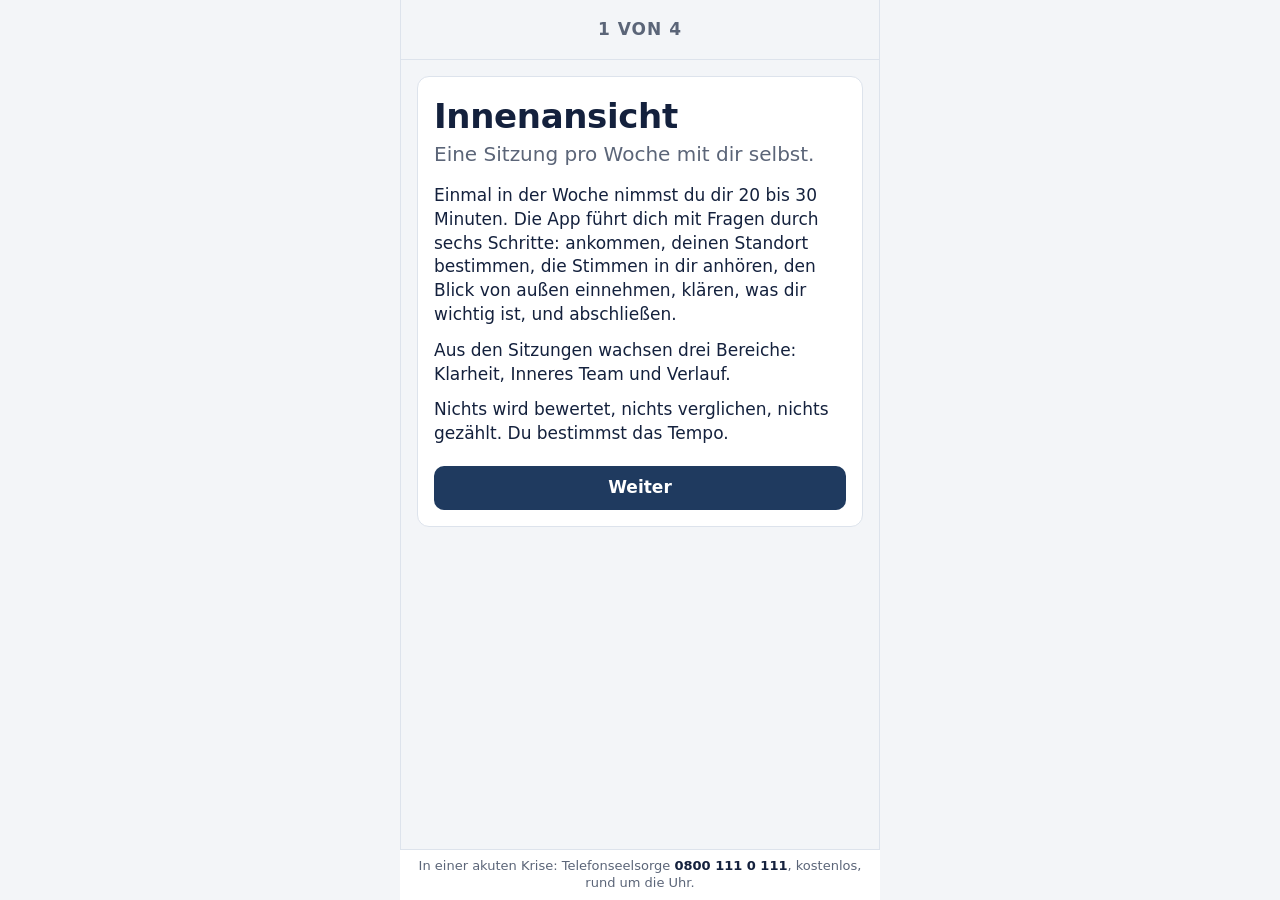
<file: index.html>
<!doctype html>
<html lang="de">
<head>
<meta charset="utf-8">
<meta name="viewport" content="width=device-width, initial-scale=1, viewport-fit=cover">
<meta name="color-scheme" content="light dark">
<meta name="referrer" content="no-referrer">
<title>Innenansicht</title>
<link rel="icon" href="icon.svg" type="image/svg+xml">
<link rel="apple-touch-icon" href="apple-touch-icon.png">
<link rel="manifest" href="manifest.webmanifest">
<meta name="theme-color" content="#1F3A5F">
<meta name="apple-mobile-web-app-capable" content="yes">
<meta name="apple-mobile-web-app-status-bar-style" content="default">
<meta name="apple-mobile-web-app-title" content="Innenansicht">
<link rel="stylesheet" href="styles.css">
<link rel="stylesheet" href="sitzung.css">
<link rel="stylesheet" href="bereiche.css">
<link rel="stylesheet" href="stile.css">
</head>
<body>
<!-- Alle Texte kommen aus inhalte.js. Hier steht nur das Gerüst; die Reiter füllt app.js. -->
<div class="app" id="app">
  <header class="titelzeile" id="kopf"></header>
  <main class="inhalt" id="inhalt"></main>
</div>
<div class="unten" id="unten">
  <footer class="krisenzeile"><button type="button" id="krisenzeile" data-aktion="krise"></button></footer>
  <nav class="tabs" id="tabs" role="tablist" aria-label="Bereiche"></nav>
</div>

<dialog id="dlg" class="dialog"></dialog>
<input type="file" id="import-datei" accept=".json,application/json" hidden>
<div class="toast" id="toast" role="status" aria-live="polite"></div>

<script src="inhalte.js"></script>
<script src="speicher.js"></script>
<script src="app.js"></script>
<script src="sitzung.js"></script>
<script src="bereiche.js"></script>
</body>
</html>
</file>
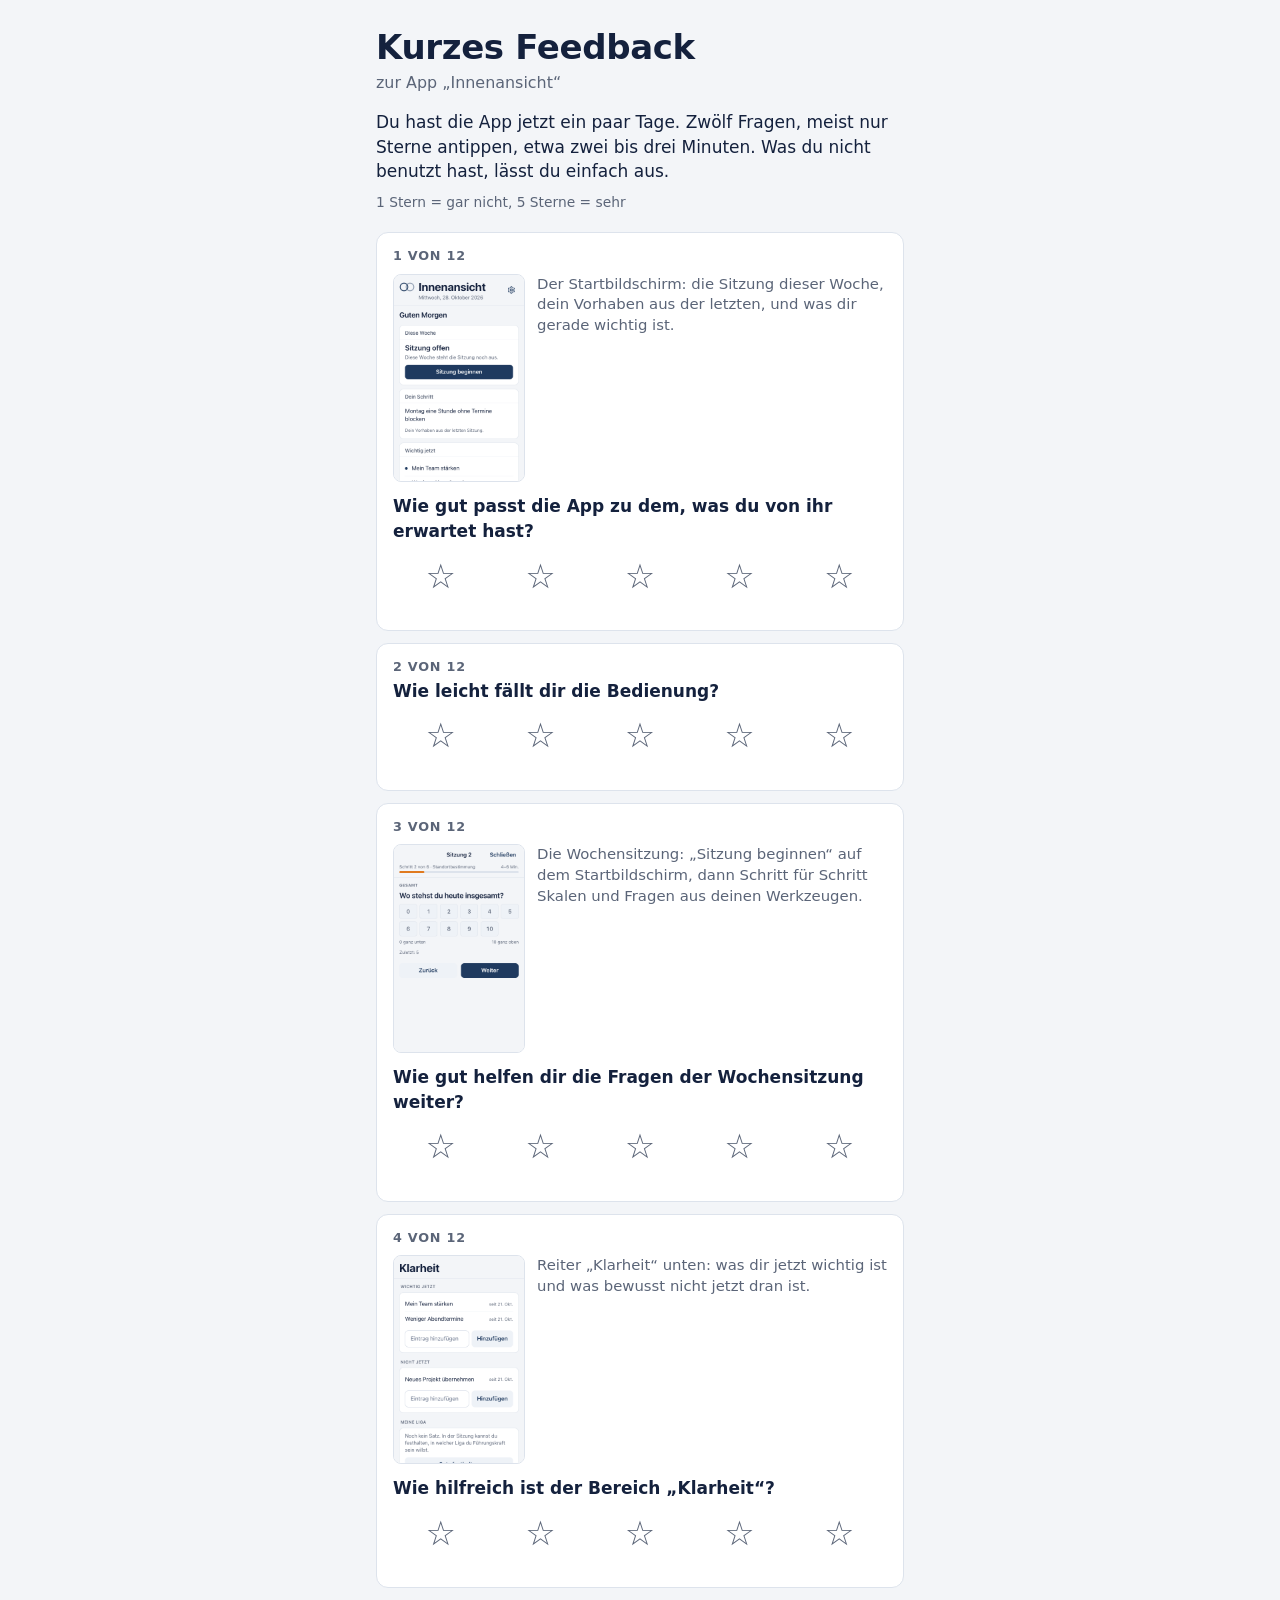
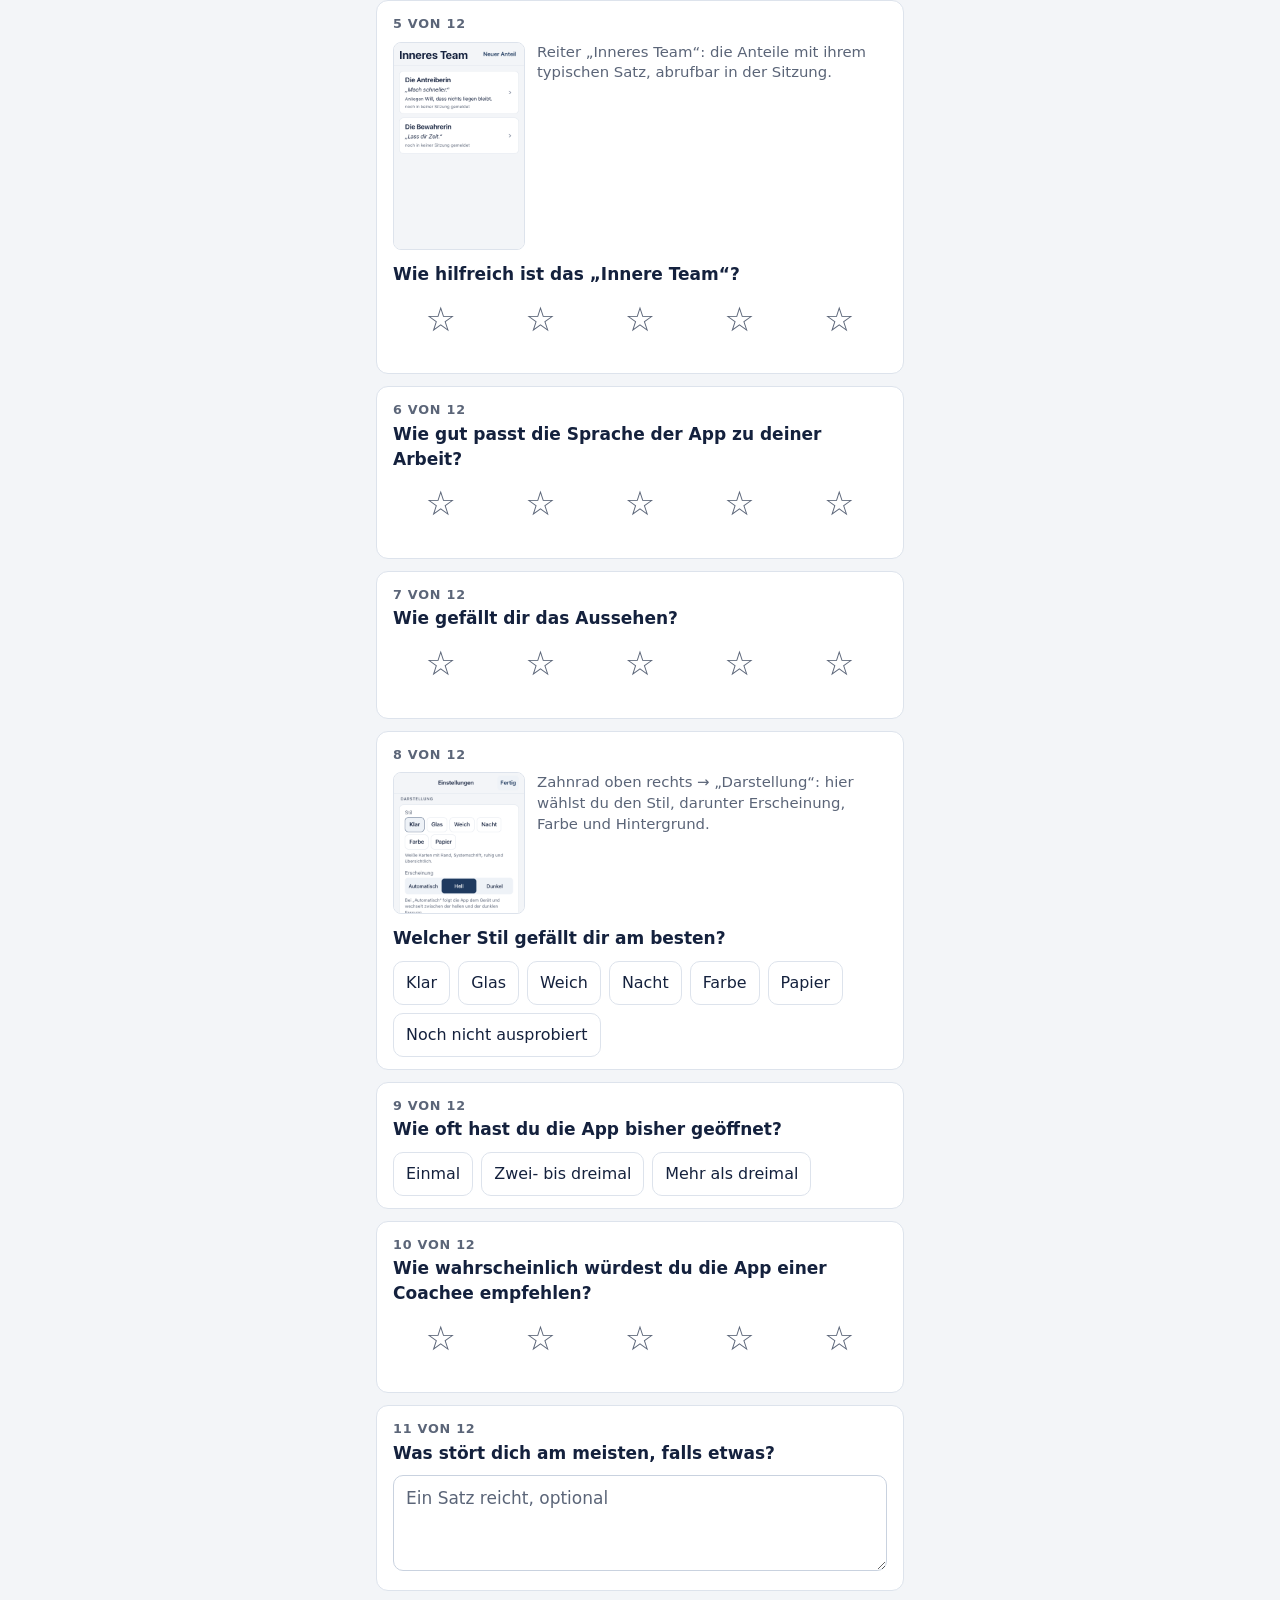
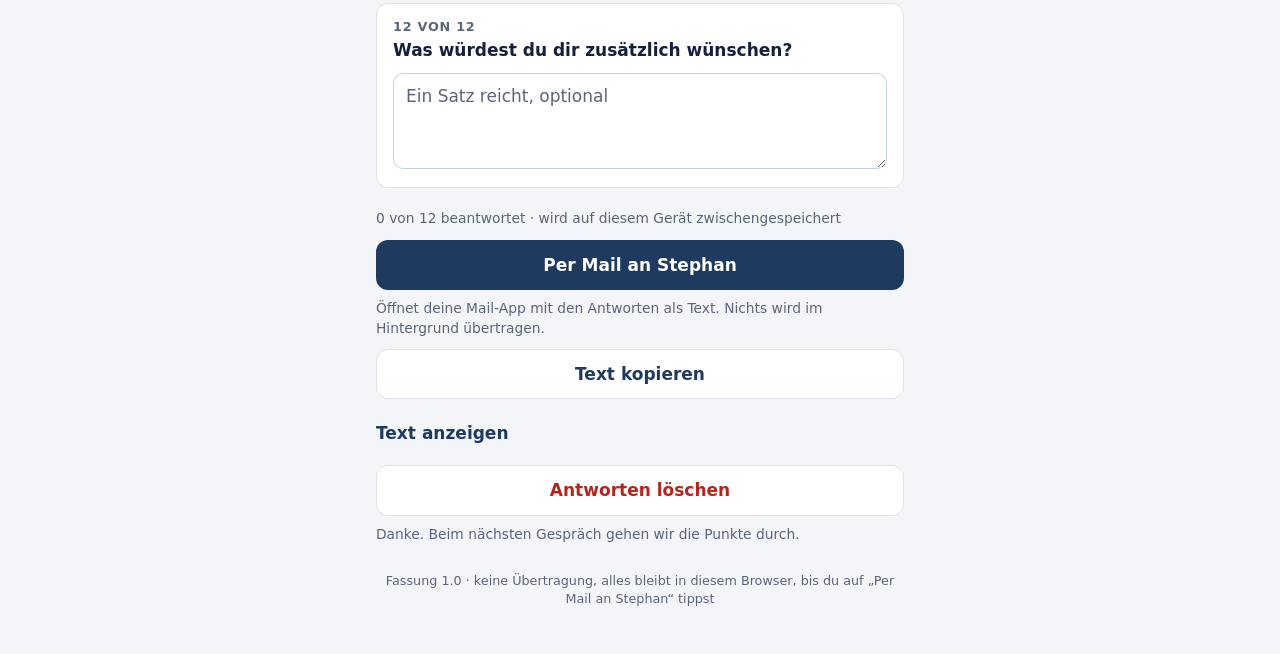
<file: feedback/index.html>
<!doctype html>
<html lang="de">
<head>
<meta charset="utf-8">
<meta name="viewport" content="width=device-width, initial-scale=1, viewport-fit=cover">
<meta name="color-scheme" content="light dark">
<meta name="referrer" content="no-referrer">
<title>Feedback</title>
<link rel="icon" href="../icon.svg" type="image/svg+xml">
<link rel="apple-touch-icon" href="../apple-touch-icon.png">
<link rel="manifest" href="manifest.webmanifest">
<meta name="theme-color" content="#1F3A5F">
<link rel="stylesheet" href="styles.css">
</head>
<body>
<!-- Alle Texte kommen aus fragen.js. Hier steht nur das Gerüst. -->
<div class="app">
  <header class="kopf" id="kopf"></header>
  <main class="inhalt" id="inhalt"></main>
</div>
<div class="toast" id="toast" role="status" aria-live="polite"></div>
<script src="fragen.js"></script>
<script src="app.js"></script>
</body>
</html>
</file>
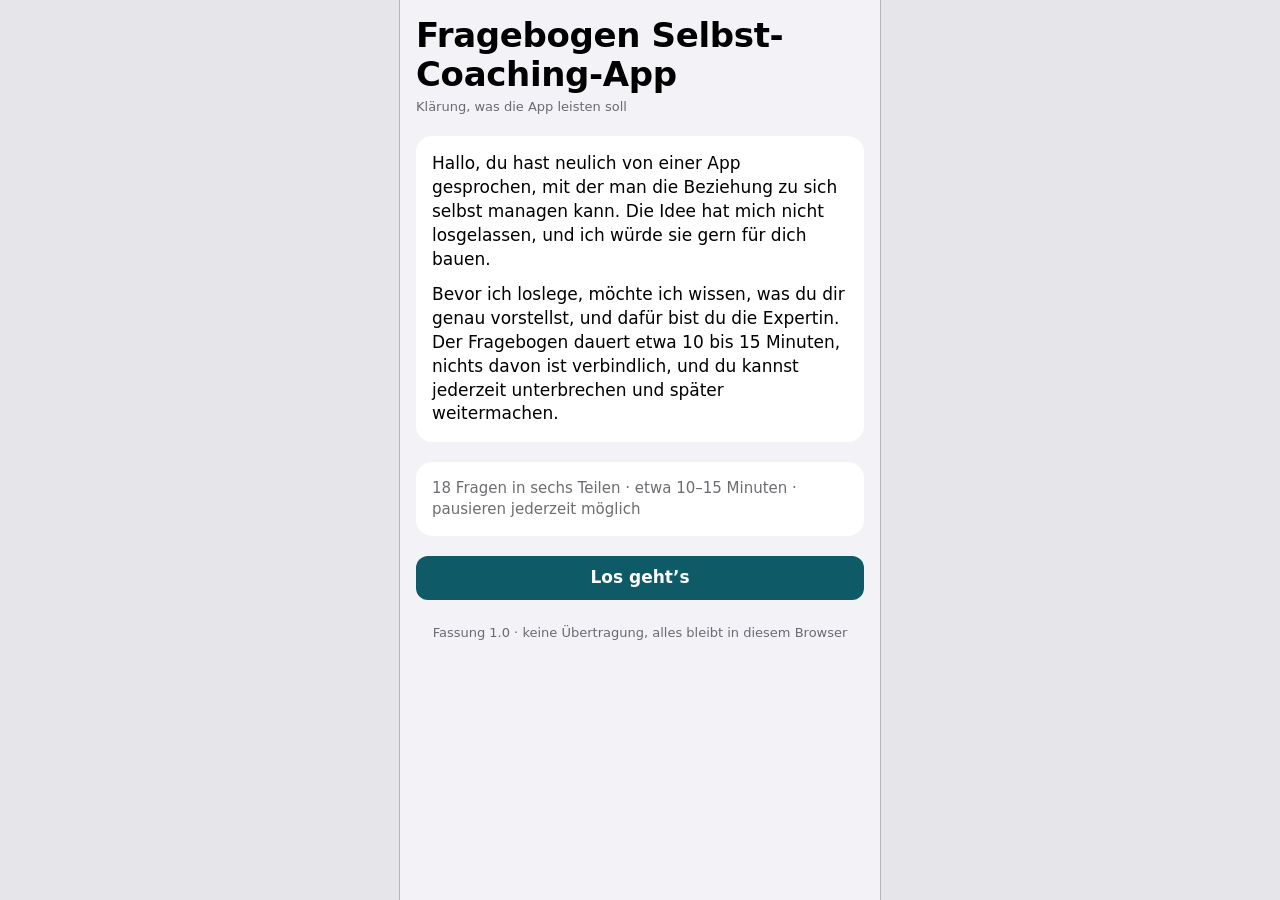
<file: fragebogen/index.html>
<!doctype html>
<html lang="de">
<head>
<meta charset="utf-8">
<meta name="viewport" content="width=device-width, initial-scale=1, viewport-fit=cover">
<meta name="color-scheme" content="light dark">
<meta name="referrer" content="no-referrer">
<title>Fragebogen</title>
<link rel="icon" href="icon.svg" type="image/svg+xml">
<link rel="apple-touch-icon" href="apple-touch-icon.png">
<link rel="manifest" href="manifest.webmanifest">
<meta name="theme-color" content="#0e5a66">
<link rel="stylesheet" href="styles.css">
<link rel="stylesheet" href="mockups/mockups.css">
</head>
<body>
<!-- Alle Texte kommen aus config.js, fragen.js und mockups/mockups.js. Hier steht nur das Gerüst. -->
<div class="app" id="app">
  <header class="titelzeile glas" id="kopf"></header>
  <main class="inhalt" id="inhalt"></main>
  <footer class="fuss glas" id="fuss" hidden></footer>
</div>

<dialog id="dlg-uebersicht" class="dialog"></dialog>
<dialog id="dlg-vorschau" class="dialog voll"></dialog>
<div class="toast" id="toast" role="status" aria-live="polite"></div>

<script src="config.js"></script>
<script src="fragen.js"></script>
<script src="mockups/mockups.js"></script>
<script src="app.js"></script>
</body>
</html>
</file>
<file: styles.css>
/* Innenansicht. Stil „klar-strukturiert“ (fragebogen/mockups/mockups.css, Stil 3): Systemschrift, Navy auf hellem Grau,
   weiße Karten mit Rand, ein Signalton. Grundlage apple-ui (Größenstufen, Abstände, Tippflächen). Werte nur über Variablen. */

:root {
  --font: -apple-system, "SF Pro Text", system-ui, sans-serif;
  --fs-large-title: 2.125rem; --fs-title1: 1.75rem; --fs-title2: 1.375rem; --fs-title3: 1.25rem;
  --fs-body: 1.0625rem; --fs-subhead: 0.9375rem; --fs-footnote: 0.8125rem; --fs-caption: 0.75rem;
  --s1: 4px; --s2: 8px; --s3: 12px; --s4: 16px; --s5: 20px; --s6: 24px; --s8: 32px; --tap: 44px;
  --rand: var(--s4);
  --r-karte: 12px; --r-button: 10px; --r-feld: 10px; --r-chip: 999px;
  --ease: cubic-bezier(.32,.72,0,1); --dauer: 240ms;
  --safe-top: env(safe-area-inset-top, 0px); --safe-bottom: env(safe-area-inset-bottom, 0px);
  --safe-left: env(safe-area-inset-left, 0px); --safe-right: env(safe-area-inset-right, 0px);
  --spalte: 480px;
  --unten-hoehe: 108px; /* wird per JS nachgemessen (Krisenzeile + Tab-Leiste) */

  /* Farbprofil Navy (Standard). Je Profil: Primär hell, Primär dunkel (eine Stufe heller), Text auf Primär im Dunkeln, Primär als Text im Dunkeln, Signal, Chip-Text */
  --p-hell: #1F3A5F; --p-dunkel: #2F5280; --p-dunkel-text: #FFFFFF; --p-licht: #9DBCE4; --signal: #E07A1F; --chip-text-hell: #B4500F;
  --font-titel: var(--font); /* Stile (stile.css) können Serifen für Titel setzen */

  /* Helle Erscheinung */
  color-scheme: light;
  --bg: #F3F5F8; --karte: #FFFFFF; --rand-farbe: #DDE3EC; --trenner: #EEF2F7;
  --text: #14213D; --text-2: #5B6578; --text-3: #66728A;
  --primaer: var(--p-hell); --primaer-text: #FFFFFF; --primaer-als-text: var(--p-hell);
  --primaer-weich: #EEF2F7; --fokus: var(--p-hell);
  --chip-bg: #FFF1E6; --chip-text: var(--chip-text-hell);
  --feld-rand: #C9D2DF; --feld-bg: #FFFFFF;
  --rot: #B3261E; --rot-weich: #FBECEA;
  --hinweis-bg: #FFF1E6; --hinweis-text: #8A4A12;
  --toast-bg: #14213D; --toast-text: #FFFFFF;
  --backdrop: rgba(20,33,61,.45);
}
:root[data-profil="petrol"]  { --p-hell: #0E5A66; --p-dunkel: #1E7A8A; --p-licht: #7FC8D4; --signal: #C9792B; --chip-text-hell: #8F5114; }
:root[data-profil="graphit"] { --p-hell: #2F3A48; --p-dunkel: #4A586B; --p-licht: #A9B8CC; --signal: #D08C2E; --chip-text-hell: #8E5A14; }
:root[data-profil="tanne"]   { --p-hell: #2F5D50; --p-dunkel: #3F7A6A; --p-licht: #8FC9B8; --signal: #C8742C; --chip-text-hell: #8C4D13; }
:root[data-profil="pflaume"] { --p-hell: #4A3A66; --p-dunkel: #665386; --p-licht: #BBA8DC; --signal: #D0803A; --chip-text-hell: #8F5417; }
/* Drei Profile aus den Stilentwürfen vom 27.10.: im Dunkeln helle Primärfläche mit dunklem Text */
:root[data-profil="terrakotta"] { --p-hell: #9A4522; --p-dunkel: #B5542B; --p-licht: #F0A27E; --signal: #B5542B; --chip-text-hell: #8C3E1D; }
:root[data-profil="bernstein"]  { --p-hell: #8A5A14; --p-dunkel: #E0A458; --p-dunkel-text: #1A1206; --p-licht: #F0B27A; --signal: #D08C2E; --chip-text-hell: #8A5A14; }
:root[data-profil="tinte"]      { --p-hell: #1C1C1C; --p-dunkel: #E8ECF2; --p-dunkel-text: #0F141B; --p-licht: #E8ECF2; --signal: #C62F1E; --chip-text-hell: #8A2A1E; }
/* Türkis (28.10.): hell so dunkel, dass es als Text auf dem Grau noch 4,5:1 hält; im Dunkeln leuchtend mit dunklem Text */
:root[data-profil="tuerkis"]    { --p-hell: #096367; --p-dunkel: #3EC1CD; --p-dunkel-text: #06262B; --p-licht: #8FDDE6; --signal: #C9792B; --chip-text-hell: #8F5114; }

/* Dunkle Erscheinung: einmal fest gewählt, einmal automatisch nach System */
:root[data-erscheinung="dunkel"] {
  color-scheme: dark;
  --bg: #0F141B; --karte: #1A212B; --rand-farbe: #2A3442; --trenner: #243040;
  --text: #E8ECF2; --text-2: #9AA6B8; --text-3: #8A96A8;
  --primaer: var(--p-dunkel); --primaer-text: var(--p-dunkel-text); --primaer-als-text: var(--p-licht); --primaer-weich: #243040; --fokus: var(--p-licht);
  --chip-bg: #3A2A16; --chip-text: #F0B27A;
  --feld-rand: #3A4656; --feld-bg: #141B24;
  --rot: #FF8A80; --rot-weich: #3A1E1C;
  --hinweis-bg: #3A2A16; --hinweis-text: #F5D3B0;
  --toast-bg: #E8ECF2; --toast-text: #0F141B;
  --backdrop: rgba(0,0,0,.6);
}
@media (prefers-color-scheme: dark) {
  :root:not([data-erscheinung="hell"]) {
    color-scheme: dark;
    --bg: #0F141B; --karte: #1A212B; --rand-farbe: #2A3442; --trenner: #243040;
    --text: #E8ECF2; --text-2: #9AA6B8; --text-3: #8A96A8;
    --primaer: var(--p-dunkel); --primaer-text: var(--p-dunkel-text); --primaer-als-text: var(--p-licht); --primaer-weich: #243040; --fokus: var(--p-licht);
    --chip-bg: #3A2A16; --chip-text: #F0B27A;
    --feld-rand: #3A4656; --feld-bg: #141B24;
    --rot: #FF8A80; --rot-weich: #3A1E1C;
    --hinweis-bg: #3A2A16; --hinweis-text: #F5D3B0;
    --toast-bg: #E8ECF2; --toast-text: #0F141B;
    --backdrop: rgba(0,0,0,.6);
  }
}

*, *::before, *::after { box-sizing: border-box; }
html { -webkit-text-size-adjust: 100%; background: var(--bg); }
body {
  margin: 0; font-family: var(--font); font-size: var(--fs-body); line-height: 1.4;
  color: var(--text); background: var(--bg); -webkit-font-smoothing: antialiased;
  overflow-wrap: anywhere; /* lange Wörter ohne Leerzeichen sprengen sonst die Breite */
}
button, input, select, textarea { font: inherit; color: inherit; }
button { background: none; border: 0; padding: 0; cursor: pointer; text-align: left; }
h1, h2, h3 { margin: 0; font-weight: 600; }
p { margin: 0 0 var(--s3); }
p:last-child { margin-bottom: 0; }
ul, ol { margin: 0; padding-left: var(--s5); }
a { color: var(--primaer-als-text); }
.vh { position: absolute; width: 1px; height: 1px; overflow: hidden; clip: rect(0 0 0 0); white-space: nowrap; }
.zahlen { font-variant-numeric: tabular-nums; }
:focus-visible { outline: 2px solid var(--fokus); outline-offset: 2px; border-radius: var(--r-button); }
[data-fokus]:focus { outline: none; }

/* Schmale Spalte: iPhone volle Breite, Schreibtisch mittig */
.app { max-width: var(--spalte); margin: 0 auto; min-height: 100dvh; position: relative; }
@media (min-width: 560px) {
  .app { border-left: 1px solid var(--rand-farbe); border-right: 1px solid var(--rand-farbe); }
}

/* Textstufen */
.t-large-title { font-family: var(--font-titel); font-size: var(--fs-large-title); font-weight: 700; line-height: 1.15; letter-spacing: -.01em; }
.t-titel { font-family: var(--font-titel); font-size: var(--fs-title2); font-weight: 600; line-height: 1.25; }
.t-title3 { font-size: var(--fs-title3); font-weight: 600; }
.t-sub { font-size: var(--fs-subhead); color: var(--text-2); }
.t-hinweis { font-size: var(--fs-footnote); color: var(--text-2); }
.t-caption { font-size: var(--fs-caption); color: var(--text-2); text-transform: uppercase; letter-spacing: .06em; font-weight: 600; }

/* Titelzeile: klebt oben, Rand unten wie im Stil */
.titelzeile {
  position: sticky; top: 0; z-index: 20; background: var(--bg); border-bottom: 1px solid var(--rand-farbe);
  padding: calc(var(--safe-top) + var(--s2)) calc(var(--rand) + var(--safe-right)) var(--s2) calc(var(--rand) + var(--safe-left));
  min-height: calc(var(--safe-top) + var(--tap) + var(--s2) * 2);
  display: flex; align-items: center; gap: var(--s2) var(--s3);
}
.titelzeile:empty { display: none; }
.titelzeile .kopf-gross { flex: 1; min-width: 0; padding: var(--s2) 0 var(--s1); }
.titelzeile .kopf-gross .t-sub { margin-top: 2px; }
/* Logo: nur die zwei Ringe des App-Symbols, in der Primärfarbe, auf der Titelzeile zentriert; das Datum rückt unter den Titeltext */
.titelzeile .mit-logo .t-large-title { display: flex; flex-wrap: wrap; align-items: center; gap: var(--s3); overflow-wrap: normal; } /* bei großer Schrift rutscht der Titel unter das Logo statt im Wort zu brechen */
.logo { flex: 0 0 auto; width: 46px; height: 28px; color: var(--primaer-als-text); display: inline-flex; }
.logo svg { width: 100%; height: 100%; overflow: visible; }
.titelzeile .mit-logo .t-sub { padding-left: calc(46px + var(--s3)); }
@media (max-width: 360px) { .logo { display: none; } .titelzeile .mit-logo .t-sub { padding-left: 0; } } /* sehr schmale Geräte: Platz reicht nicht für Logo, Titel und Zahnrad */
.titelzeile .titel { flex: 1; min-width: 0; font-size: var(--fs-body); font-weight: 600; text-align: center; }
.titelzeile .platz { width: var(--tap); flex: 0 0 auto; }
.icon-knopf {
  width: var(--tap); height: var(--tap); border-radius: var(--r-button); flex: 0 0 auto;
  display: inline-flex; align-items: center; justify-content: center; color: var(--primaer-als-text);
}
.text-knopf { min-height: var(--tap); padding: 0 var(--s2); border-radius: var(--r-button); color: var(--primaer-als-text); font-weight: 600; flex: 0 0 auto; display: inline-flex; align-items: center; }
svg.ic { width: 24px; height: 24px; stroke: currentColor; stroke-width: 2; stroke-linecap: round; stroke-linejoin: round; fill: none; }
svg.ic.klein { width: 18px; height: 18px; }

/* Inhalt */
.inhalt { padding: var(--s4) calc(var(--rand) + var(--safe-right)) calc(var(--unten-hoehe) + var(--s6)) calc(var(--rand) + var(--safe-left)); }
.abschnitt { margin-top: var(--s5); }
.abschnitt:first-child { margin-top: 0; }
.abschnitt > .t-caption { display: block; padding: 0 var(--s1) var(--s2); }
.begruessung { margin-bottom: var(--s4); }

/* Karten: weiß, Rand, Radius 12 */
.karte { background: var(--karte); border: 1px solid var(--rand-farbe); border-radius: var(--r-karte); padding: var(--s3) var(--s4) var(--s4); }
.karte + .karte { margin-top: var(--s3); }
.karte-titel { font-size: var(--fs-subhead); font-weight: 600; color: var(--text-2); padding-bottom: var(--s2); margin: 0 calc(var(--s4) * -1) var(--s3); padding-left: var(--s4); padding-right: var(--s4); border-bottom: 1px solid var(--trenner); }
.karte .t-titel { margin-bottom: var(--s1); }
.karte .reihe { margin-top: var(--s3); }
.hinweis-box { background: var(--hinweis-bg); color: var(--hinweis-text); border-radius: var(--r-button); padding: var(--s3) var(--s4); font-size: var(--fs-subhead); }
.chip { display: inline-flex; align-items: center; min-height: 24px; padding: 2px var(--s3); border-radius: var(--r-chip); background: var(--chip-bg); color: var(--chip-text); font-size: var(--fs-footnote); font-weight: 600; }

/* Knöpfe: primär Navy, sekundär leise */
.button {
  min-height: var(--tap); padding: var(--s2) var(--s5); border-radius: var(--r-button);
  background: var(--primaer); color: var(--primaer-text); font-weight: 600;
  display: inline-flex; align-items: center; justify-content: center; gap: var(--s2); text-align: center;
  transition: opacity var(--dauer) var(--ease), transform var(--dauer) var(--ease);
}
.button.leise { background: var(--primaer-weich); color: var(--primaer-als-text); }
.button.rand { background: none; border: 1px solid var(--rand-farbe); color: var(--primaer-als-text); }
.button.breit { width: 100%; }
.button.rot { background: none; color: var(--rot); font-weight: 500; }
.button[aria-disabled="true"] { opacity: .45; }
.reihe { display: flex; gap: var(--s3); margin-top: var(--s4); }
.reihe > .button { flex: 1; }
.reihe.stapel { flex-direction: column; }
.button:active, .icon-knopf:active, .text-knopf:active, .tabs button:active, .krisenzeile button:active, .skala button:active, .wahl:active, .liste-zeile:active { opacity: .6; transform: scale(.98); }

/* Listen: Zeilen mit Trenner, Tippfläche 44 */
.liste { margin: 0; padding: 0; list-style: none; }
.liste-zeile { display: flex; align-items: center; gap: var(--s3); min-height: var(--tap); padding: var(--s2) 0; border-top: 1px solid var(--trenner); width: 100%; color: var(--text); }
.liste-zeile:first-child { border-top: 0; }
.liste-zeile .text { flex: 1; min-width: 0; }
.liste-zeile .nebentext { font-size: var(--fs-footnote); color: var(--text-2); flex: 0 0 auto; }
.liste-zeile .punkt { width: 8px; height: 8px; border-radius: 50%; background: var(--primaer); flex: 0 0 auto; }

/* Formularfelder */
.feld-label { display: block; font-size: var(--fs-subhead); color: var(--text-2); margin-bottom: var(--s1); }
textarea, input[type="text"] {
  width: 100%; min-height: var(--tap); padding: var(--s3) var(--s4); border-radius: var(--r-feld);
  border: 1px solid var(--feld-rand); background: var(--feld-bg); color: var(--text); resize: vertical;
}
textarea { min-height: 96px; }
textarea::placeholder, input::placeholder { color: var(--text-3); }
.feld + .feld { margin-top: var(--s3); }

/* Auswahl (Farbprofil, Erscheinung): Reihe aus Tippflächen, gewählte in Primärfarbe gerahmt */
.wahl-gruppe { display: flex; flex-wrap: wrap; gap: var(--s2); }
.wahl {
  min-height: var(--tap); padding: var(--s2) var(--s3); border-radius: var(--r-button); border: 1.5px solid var(--rand-farbe);
  background: var(--karte); color: var(--text); display: inline-flex; align-items: center; gap: var(--s2); font-size: var(--fs-subhead); font-weight: 500;
}
.wahl[aria-checked="true"] { border-color: var(--primaer); background: var(--primaer-weich); font-weight: 600; }
.wahl .farbpunkt { width: 20px; height: 20px; border-radius: 50%; flex: 0 0 auto; box-shadow: inset 0 0 0 1px rgba(128,128,128,.45); } /* neutraler Rand, damit Tinte auch im Dunkeln sichtbar ist */
.farbpunkt[data-profil="navy"] { background: #1F3A5F; }
.farbpunkt[data-profil="petrol"] { background: #0E5A66; }
.farbpunkt[data-profil="graphit"] { background: #2F3A48; }
.farbpunkt[data-profil="tanne"] { background: #2F5D50; }
.farbpunkt[data-profil="pflaume"] { background: #4A3A66; }
.farbpunkt[data-profil="terrakotta"] { background: #9A4522; }
.farbpunkt[data-profil="bernstein"] { background: #8A5A14; }
.farbpunkt[data-profil="tinte"] { background: #1C1C1C; }
.farbpunkt[data-profil="tuerkis"] { background: #096367; }
/* Für die dunkle Fassung zeigt der Punkt die dunkle Primärfarbe des Profils */
.farbpunkt.dunkel[data-profil="navy"] { background: #2F5280; }
.farbpunkt.dunkel[data-profil="petrol"] { background: #1E7A8A; }
.farbpunkt.dunkel[data-profil="graphit"] { background: #4A586B; }
.farbpunkt.dunkel[data-profil="tanne"] { background: #3F7A6A; }
.farbpunkt.dunkel[data-profil="pflaume"] { background: #665386; }
.farbpunkt.dunkel[data-profil="terrakotta"] { background: #B5542B; }
.farbpunkt.dunkel[data-profil="bernstein"] { background: #E0A458; }
.farbpunkt.dunkel[data-profil="tinte"] { background: #E8ECF2; }
.farbpunkt.dunkel[data-profil="tuerkis"] { background: #3EC1CD; }
/* Hintergründe (Werte wie in stile.css) */
.farbpunkt[data-grund="weiss"] { background: #FFFFFF; }
.farbpunkt[data-grund="sand"] { background: #F3EDE2; }
.farbpunkt[data-grund="nebel"] { background: #E6ECF2; }
.farbpunkt[data-grund="schwarz"] { background: #000000; }
.farbpunkt[data-grund="nachtblau"] { background: #0B1526; }
.farbpunkt[data-grund="anthrazit"] { background: #1C1C1E; }
.farbpunkt[data-grund="stil"] { background: linear-gradient(135deg, #F3F5F8 50%, #FFFFFF 50%); }
.farbpunkt.dunkel[data-grund="stil"] { background: linear-gradient(135deg, #0F141B 50%, #1A212B 50%); }
.segment { display: flex; background: var(--primaer-weich); border-radius: var(--r-button); padding: 3px; gap: 3px; }
.segment button { flex: 1; min-height: var(--tap); border-radius: 8px; text-align: center; font-weight: 500; font-size: var(--fs-subhead); color: var(--text); padding: 0 var(--s1); }
.segment button[aria-checked="true"] { background: var(--primaer); color: var(--primaer-text); font-weight: 600; }

/* Fortschrittsleiste (Teil B): Spur im Rand-Grau, Füllung im Signalton */
.fortschritt { height: 6px; border-radius: 3px; background: var(--rand-farbe); overflow: hidden; }
.fortschritt > span { display: block; height: 100%; background: var(--signal); border-radius: 3px; transition: width var(--dauer) var(--ease); }

/* Skala 0–10 (Teil B): elf Tippflächen in zwei Reihen (6 + 5), je mindestens 44 px */
.skala { display: grid; grid-template-columns: repeat(6, 1fr); gap: var(--s2); }
.skala button {
  min-height: var(--tap); min-width: var(--tap); border-radius: 6px; border: 1px solid var(--rand-farbe); background: var(--primaer-weich); color: var(--text-2);
  text-align: center; font-weight: 500; font-variant-numeric: tabular-nums;
}
.skala button[aria-pressed="true"], .skala button[aria-checked="true"] { background: var(--primaer); color: var(--primaer-text); border-color: var(--primaer); font-weight: 600; }
.skala-pole { display: flex; justify-content: space-between; font-size: var(--fs-footnote); color: var(--text-2); margin-top: var(--s2); }

/* Fuß: Krisenzeile und Tab-Leiste, fest unten, mit Safe Area */
.unten {
  position: fixed; bottom: 0; left: 50%; transform: translateX(-50%); width: 100%; max-width: var(--spalte); z-index: 20;
  background: var(--karte); border-top: 1px solid var(--rand-farbe);
  padding-bottom: var(--safe-bottom);
}
.krisenzeile button {
  width: 100%; min-height: var(--tap); padding: var(--s2) calc(var(--rand) + var(--safe-right)) var(--s2) calc(var(--rand) + var(--safe-left));
  font-size: var(--fs-footnote); color: var(--text-2); text-align: center; line-height: 1.3;
}
.krisenzeile button b { color: var(--text); font-weight: 600; }
.tabs { display: flex; border-top: 1px solid var(--rand-farbe); padding: 0 var(--safe-right) 0 var(--safe-left); }
.tabs[hidden] { display: none; }
.tabs button {
  flex: 1; min-height: 50px; min-width: 0; padding: var(--s1) var(--s1) var(--s2); display: flex; flex-direction: column; align-items: center; justify-content: center; gap: 2px;
  color: var(--text-2); font-size: var(--fs-caption); font-weight: 500; text-align: center; border-radius: var(--r-button);
}
.tabs button span { overflow: hidden; text-overflow: ellipsis; white-space: nowrap; max-width: 100%; }
.tabs button[aria-selected="true"] { color: var(--primaer-als-text); font-weight: 600; }
.tabs button[aria-selected="true"] svg.ic { fill: var(--primaer-weich); }

/* Erststart */
.erststart .karte { padding-top: var(--s5); }
.erststart .t-large-title { margin-bottom: var(--s1); }
.erststart .untertitel { font-size: var(--fs-title3); color: var(--text-2); margin-bottom: var(--s4); }
.erststart .reihe { margin-top: var(--s5); }
.krise-block { margin-top: var(--s4); padding: var(--s3) var(--s4); border-left: 3px solid var(--signal); background: var(--bg); border-radius: 0 var(--r-button) var(--r-button) 0; }
.krise-block p { font-size: var(--fs-subhead); }

/* Install-Hinweis (nur Safari auf iPhone/iPad) */
.install-hinweis { background: var(--hinweis-bg); color: var(--hinweis-text); border-radius: var(--r-button); padding: var(--s3) var(--s4); margin-top: var(--s3); }
.install-hinweis .t-sub { color: var(--hinweis-text); font-weight: 600; }
.install-hinweis .t-hinweis { color: var(--hinweis-text); opacity: .85; margin-top: var(--s2); }
.install-schritte { list-style: none; margin: var(--s2) 0 0; padding: 0; counter-reset: schritt; }
.install-schritte li { display: flex; align-items: center; gap: var(--s2); min-height: 32px; font-size: var(--fs-subhead); counter-increment: schritt; }
.install-schritte li::before { content: counter(schritt); flex: 0 0 22px; height: 22px; border-radius: 50%; background: var(--hinweis-text); color: var(--hinweis-bg); font-size: var(--fs-caption); font-weight: 600; display: inline-flex; align-items: center; justify-content: center; }
.install-schritte .ic { flex: 0 0 auto; }
.install-hinweis .button { min-height: var(--tap); margin-top: var(--s2); padding: var(--s1) var(--s3); font-size: var(--fs-subhead); background: none; color: var(--hinweis-text); border: 1px solid currentColor; }

/* Dialoge */
.dialog { border: 0; padding: 0; background: var(--karte); color: var(--text); border-radius: var(--r-karte); width: min(var(--spalte), calc(100% - 2 * var(--rand))); max-height: calc(100dvh - 2 * var(--s8)); }
.dialog::backdrop { background: var(--backdrop); }
.dialog-inhalt { padding: var(--s4) var(--rand) calc(var(--s4) + var(--safe-bottom)); }
.dialog-kopf { display: flex; align-items: center; justify-content: space-between; gap: var(--s3); margin-bottom: var(--s3); }
.dialog-kopf h2 { flex: 1; font-size: var(--fs-title3); }
.dialog .reihe { margin-top: var(--s5); }
.dialog .button.rot { background: var(--rot-weich); font-weight: 600; }

/* Fehler-Ansicht und Fuß der Einstellungen */
.ende-fuss { margin-top: var(--s8); text-align: center; }

/* Toast */
.toast {
  position: fixed; left: 50%; bottom: calc(var(--unten-hoehe) + var(--s4)); transform: translateX(-50%) translateY(8px);
  background: var(--toast-bg); color: var(--toast-text); padding: var(--s3) var(--s4); border-radius: var(--r-button);
  font-size: var(--fs-subhead); max-width: calc(100% - 2 * var(--rand)); opacity: 0; pointer-events: none; z-index: 40;
  transition: opacity var(--dauer) var(--ease), transform var(--dauer) var(--ease);
}
.toast[data-offen] { opacity: 1; transform: translateX(-50%) translateY(0); }

@media (hover: hover) and (pointer: fine) {
  .icon-knopf:hover, .text-knopf:hover, .button.leise:hover, .tabs button:hover { background: var(--primaer-weich); }
  .wahl:hover { border-color: var(--text-3); }
  .wahl[aria-checked="true"]:hover { border-color: var(--primaer); }
  button, .button { cursor: pointer; }
}
@media (prefers-reduced-motion: reduce) {
  *, *::before, *::after { animation-duration: .01ms !important; transition-duration: .01ms !important; }
}
</file>
<file: sitzung.css>
/* Teil B: Stile der Wochensitzung. Tokens kommen aus styles.css. */

/* Kopf: Titel mittig, „Schließen“ rechts, darunter Schritt und Fortschritt */
.sitzung-kopf { flex: 1; min-width: 0; display: flex; flex-direction: column; gap: var(--s1); padding-bottom: var(--s1); }
.sitzung-kopf-zeile { display: grid; grid-template-columns: 1fr auto 1fr; align-items: center; gap: var(--s2); }
.sitzung-kopf-zeile .titel { font-size: var(--fs-body); font-weight: 600; text-align: center; }
.sitzung-kopf-zeile .text-knopf { justify-self: end; }
.sitzung-schritt { display: flex; justify-content: space-between; gap: var(--s3); }

/* Fragebildschirm */
.sitzung .datum-zeile { margin-bottom: var(--s3); }
.sitzung-kontext { display: block; margin-bottom: var(--s2); }
.sitzung .frage { font-family: var(--font-titel); font-size: var(--fs-title2); font-weight: 600; line-height: 1.25; margin-bottom: var(--s3); }
.sitzung .frage.abstand { margin-top: var(--s5); }
.sitzung .feld { margin-top: var(--s4); }
.sitzung .t-sub { margin-bottom: var(--s3); }
.sitzung textarea { min-height: var(--tap); resize: none; overflow: hidden; line-height: 1.4; font-size: var(--fs-body); }
.sitzung input[type="text"] { font-size: var(--fs-body); }
.sitzung-nav { margin-top: var(--s6); }
.abstand-oben { margin-top: var(--s3); }
.zitat { border-left: 3px solid var(--rand-farbe); padding: var(--s1) var(--s3); color: var(--text-2); font-size: var(--fs-subhead); margin: var(--s2) 0 var(--s3); }
.zuletzt { margin-top: var(--s3); }

/* Vorschläge aus „Wichtig jetzt“: Chips mit voller Tippfläche */
.vorschlaege-titel { margin-top: var(--s4); margin-bottom: var(--s2); }
.vorschlaege { display: flex; flex-wrap: wrap; gap: var(--s2); }
.vorschlag { min-height: var(--tap); padding: var(--s2) var(--s4); border-radius: var(--r-chip); background: var(--chip-bg); color: var(--chip-text); font-size: var(--fs-subhead); font-weight: 600; text-align: left; }

/* Auswahllisten: ganze Zeile tippbar, Nebentext darunter */
.wahl-liste { display: flex; flex-direction: column; gap: var(--s2); margin-top: var(--s2); }
.wahl.zeile { width: 100%; flex-direction: column; align-items: flex-start; justify-content: center; gap: 2px; text-align: left; font-size: var(--fs-body); }
.wahl .nebentext { font-size: var(--fs-footnote); color: var(--text-2); font-weight: 400; }
.wahl-gruppe .wahl { font-size: var(--fs-body); }
.wahl[aria-disabled="true"], .button[aria-disabled="true"] { opacity: .45; }
.sitzung .feld-label { margin-top: var(--s4); }

/* Rückblick: Tabelle oder Kurven aus Teil C */
.rueckblick { margin-bottom: var(--s2); overflow-x: auto; }
.rueckblick-tabelle { width: 100%; border-collapse: collapse; font-variant-numeric: tabular-nums; font-size: var(--fs-subhead); }
.rueckblick-tabelle th, .rueckblick-tabelle td { padding: var(--s2) var(--s1); text-align: right; border-bottom: 1px solid var(--trenner); font-weight: 400; }
.rueckblick-tabelle th[scope="row"] { text-align: left; color: var(--text); }
.rueckblick-tabelle thead th { color: var(--text-2); font-size: var(--fs-footnote); font-weight: 600; }
.rueckblick-tabelle tr:last-child > * { border-bottom: 0; }
.rueckblick-kurve { margin: 0 0 var(--s3); }
.rueckblick-kurve:last-child { margin-bottom: 0; }
.rueckblick-kurve svg { display: block; width: 100%; height: auto; }

/* Klarheit: Liste mit Knöpfen je Zeile, Eingabe mit „Hinzufügen“ */
.wichtig-liste { padding: var(--s1) var(--s2) var(--s1) var(--s4); }
.wichtig-liste .liste-zeile { flex-wrap: wrap; gap: 0 var(--s1); }
.wichtig-liste .text { flex: 1 1 140px; }
.text-knopf.klein { font-size: var(--fs-subhead); font-weight: 500; }
.text-knopf.leise-rot { color: var(--rot); }
.neu-zeile { display: flex; gap: var(--s2); align-items: stretch; }
.neu-zeile input { flex: 1; min-width: 0; }
.neu-zeile .button { flex: 0 0 auto; padding-left: var(--s4); padding-right: var(--s4); }
.liga-karte { margin-top: var(--s5); }

/* Zusammenfassung */
.zusammenfassung { margin: 0; }
.zusammenfassung dt { font-size: var(--fs-footnote); font-weight: 600; color: var(--text-2); margin-top: var(--s4); }
.zusammenfassung dt:first-child { margin-top: 0; }
.zusammenfassung dd { margin: var(--s1) 0 0; }
.zusammenfassung dd p { margin-bottom: var(--s2); }
.zusammenfassung .zf-frage { font-size: var(--fs-subhead); font-weight: 600; margin-bottom: var(--s1); }
.zusammenfassung .zf-wert { padding: 2px 0; }
.zusammenfassung .t-sub { margin-bottom: var(--s1); }

@media (hover: hover) and (pointer: fine) {
  .vorschlag:hover { opacity: .85; }
}
.vorschlag:active { opacity: .6; transform: scale(.98); }
</file>
<file: bereiche.css>
/* Teil C: Stile der Bereiche Klarheit, Inneres Team, Verlauf. Tokens kommen aus styles.css. */

/* Titelzeile der Unteransichten: Zurück links, Titel mittig */
.titelzeile .c-zurueck { flex: 0 0 96px; padding-left: 0; gap: 2px; }
.titelzeile .c-kopf-platz { flex: 0 0 96px; }
.abschnitt > h2.t-caption { display: block; padding: 0 var(--s1) var(--s2); }
.c-leer { margin: 0; }
.c-datum { display: block; font-size: var(--fs-footnote); color: var(--text-2); margin-top: 2px; }
.c-marke { font-size: var(--fs-footnote); font-weight: 600; color: var(--text-2); }
li > .liste-zeile { border-top: 0; }
.liste > li + li { border-top: 1px solid var(--trenner); }
.liste > li.liste-zeile + li.liste-zeile { border-top: 1px solid var(--trenner); }
.liste-zeile .c-pfeil, .c-anteil .c-pfeil { transform: scaleX(-1); color: var(--text-3); flex: 0 0 auto; }

/* Klarheit */
.c-neu { display: flex; gap: var(--s2); margin-top: var(--s3); }
.c-neu input { flex: 1; min-width: 0; }
.c-neu .button { padding: var(--s2) var(--s4); flex: 0 0 auto; }
.c-voll:empty { display: none; }
.c-voll { margin: var(--s2) 0 0; }
.c-liga-satz { font-size: var(--fs-title3); line-height: 1.35; }

/* Inneres Team: ganze Karte ist die Tippfläche */
.c-anteil { display: grid; grid-template-columns: 1fr auto; gap: var(--s1) var(--s3); width: 100%; color: var(--text); padding: var(--s3) var(--s4); }
.c-anteil > span:not(.c-pfeil) { grid-column: 1; }
.c-anteil > .c-pfeil { grid-column: 2; grid-row: 1 / span 4; align-self: center; }
.c-anteil-name { font-size: var(--fs-title3); font-weight: 600; }
.c-anteil-satz { font-style: italic; }
.c-anteil-anliegen { font-size: var(--fs-subhead); }
.c-anteil-meta { font-size: var(--fs-footnote); color: var(--text-2); }
.c-archiv { margin-top: var(--s5); }
.c-archiv > summary { min-height: var(--tap); display: flex; align-items: center; padding: 0 var(--s1); font-size: var(--fs-subhead); font-weight: 600; color: var(--primaer-als-text); cursor: pointer; border-radius: var(--r-button); }
.c-archiv > summary::-webkit-details-marker { display: none; }
.c-archiv > summary::after { content: ""; width: 7px; height: 7px; margin-left: var(--s3); border-right: 2px solid currentColor; border-bottom: 2px solid currentColor; transform: rotate(-45deg); transition: transform var(--dauer) var(--ease); }
.c-archiv[open] > summary::after { transform: rotate(45deg); }
#c-ressourcen .icon-knopf { color: var(--text-2); }
.c-archiv .liste-zeile .button { flex: 0 0 auto; padding: var(--s2) var(--s4); }
.c-aeusserung .t-hinweis { margin-bottom: var(--s1); }
.c-thema { font-weight: 600; margin-bottom: var(--s2); }

/* Zusammenfassung und Äußerungen: beschriftete Liste */
.c-zf { margin: 0; }
.c-zf-zeile { padding: var(--s2) 0; border-top: 1px solid var(--trenner); }
.c-zf-zeile:first-child { border-top: 0; padding-top: 0; }
.c-zf dt { font-size: var(--fs-footnote); font-weight: 600; color: var(--text-2); margin-bottom: 2px; }
.c-zf dd { margin: 0; }
.c-zf dd > span { display: block; }
.c-zf-datum { margin-bottom: var(--s3); }
.c-zf-werte, .c-zf-team { list-style: none; margin: 0; padding: 0; }
.c-zf-werte li, .c-zf-team li { display: grid; grid-template-columns: 1fr auto; gap: 0 var(--s3); padding: var(--s1) 0; }
.c-zf-werte .c-zf-satz, .c-zf-team .c-zf-satz { grid-column: 1 / -1; }
.c-zf-dim { font-weight: 600; }
.c-zf-wert { font-weight: 600; }
.c-zf-satz { color: var(--text); }
.c-zf-frage { font-size: var(--fs-footnote); color: var(--text-2); margin-top: var(--s2); }
.c-zf-zitat { font-style: italic; }

/* Verlauf: Kurven ohne Bibliothek, Farben nur über Tokens */
.c-kurve-titel { font-size: var(--fs-subhead); font-weight: 600; color: var(--text-2); margin-bottom: var(--s1); }
.c-kurve { display: block; overflow: visible; }
.c-kurve .c-gitter { stroke: var(--rand-farbe); stroke-width: 1; }
.c-kurve .c-achse { fill: var(--text-2); font-size: 12px; font-variant-numeric: tabular-nums; }
.c-kurve .c-linie { stroke: var(--primaer-als-text); stroke-width: 2; stroke-linecap: round; }
.c-kurve .c-treffer { fill: transparent; }
.c-kurve .c-marke-punkt { fill: var(--primaer-als-text); stroke: var(--karte); stroke-width: 2; }
.c-kurve .c-punkt { cursor: pointer; outline: none; }
.c-kurve .c-punkt[aria-pressed="true"] .c-marke-punkt { r: 6px; }
.c-kurve .c-punkt:focus-visible .c-treffer { stroke: var(--fokus); stroke-width: 2; }
.c-kurve-info { margin: var(--s2) 0 0; min-height: 1.4em; }
.c-kurve-info.c-gewaehlt { color: var(--text); font-size: var(--fs-subhead); }
.c-info-kopf { display: block; font-weight: 600; font-variant-numeric: tabular-nums; }
.c-info-satz { display: block; margin-top: 2px; }
.c-skala { margin: var(--s2) var(--s1) 0; }

@media (hover: hover) and (pointer: fine) {
  .c-anteil:hover { border-color: var(--text-3); }
  .c-archiv > summary:hover { background: var(--primaer-weich); }
}
.c-anteil:active, .c-punkt:active { opacity: .6; }
</file>
<file: stile.css>
/* Stile: Form der Oberfläche, wählbar in den Einstellungen (data-stil an <html>). „klar“ ist der Grundstil aus styles.css
   und braucht hier nichts. Jeder Stil setzt Tokens für hell und, mit höherer Spezifität, für dunkel (fest und automatisch),
   damit die Dunkelregeln aus styles.css nicht von den Stilregeln überdeckt werden. Farbprofil (Primärfarbe) bleibt unabhängig. */

/* ---------- Glas: milchige Flächen auf weichem Verlauf, runde Leisten ---------- */
:root[data-stil="glas"] {
  --r-karte: 22px; --r-button: 999px; --r-feld: 16px;
  --bg: #D9E5EA; --karte: rgba(255,255,255,.62); --rand-farbe: rgba(255,255,255,.8); --trenner: rgba(15,42,50,.12);
  --text: #0F2A32; --text-2: #3A535C; --text-3: #5C737B;
  --primaer-weich: rgba(255,255,255,.55); --feld-bg: rgba(255,255,255,.72); --feld-rand: rgba(15,42,50,.22);
  --glas-kante: rgba(255,255,255,.9); --glas-schatten: rgba(15,42,50,.10);
  --glas-verlauf: radial-gradient(120% 70% at 10% 0%, #E4EEF1 0%, transparent 60%), radial-gradient(90% 60% at 100% 20%, #DCEBE2 0%, transparent 60%), radial-gradient(80% 60% at 50% 100%, #EEE8DC 0%, transparent 60%);
}
:root[data-stil="glas"][data-erscheinung="dunkel"] {
  --bg: #141C25; --karte: rgba(36,46,60,.6); --rand-farbe: rgba(255,255,255,.1); --trenner: rgba(255,255,255,.1);
  --text: #E8ECF2; --text-2: #A3AFC0; --text-3: #8A96A8;
  --primaer-weich: rgba(255,255,255,.08); --feld-bg: rgba(0,0,0,.25); --feld-rand: rgba(255,255,255,.18);
  --glas-kante: rgba(255,255,255,.08); --glas-schatten: rgba(0,0,0,.35);
  --glas-verlauf: radial-gradient(120% 70% at 10% 0%, #0F1A1E 0%, transparent 60%), radial-gradient(90% 60% at 100% 20%, #10181C 0%, transparent 60%), radial-gradient(80% 60% at 50% 100%, #0F141B 0%, transparent 60%);
}
@media (prefers-color-scheme: dark) {
  :root[data-stil="glas"]:not([data-erscheinung="hell"]) {
    --bg: #141C25; --karte: rgba(36,46,60,.6); --rand-farbe: rgba(255,255,255,.1); --trenner: rgba(255,255,255,.1);
    --text: #E8ECF2; --text-2: #A3AFC0; --text-3: #8A96A8;
    --primaer-weich: rgba(255,255,255,.08); --feld-bg: rgba(0,0,0,.25); --feld-rand: rgba(255,255,255,.18);
    --glas-kante: rgba(255,255,255,.08); --glas-schatten: rgba(0,0,0,.35);
    --glas-verlauf: radial-gradient(120% 70% at 10% 0%, #0F1A1E 0%, transparent 60%), radial-gradient(90% 60% at 100% 20%, #10181C 0%, transparent 60%), radial-gradient(80% 60% at 50% 100%, #0F141B 0%, transparent 60%);
  }
}
/* Verlauf als feste Fläche hinter allem; body selbst bleibt durchsichtig */
:root[data-stil="glas"] body { background: transparent; }
:root[data-stil="glas"] body::before { content: ""; position: fixed; inset: 0; z-index: -1; background: var(--glas-verlauf), var(--bg); }
:root[data-stil="glas"] .titelzeile { background: color-mix(in srgb, var(--bg) 70%, transparent); -webkit-backdrop-filter: blur(20px); backdrop-filter: blur(20px); }
:root[data-stil="glas"] .karte, :root[data-stil="glas"] .dialog { -webkit-backdrop-filter: blur(20px); backdrop-filter: blur(20px); box-shadow: 0 8px 30px var(--glas-schatten), inset 0 1px 0 var(--glas-kante); }
:root[data-stil="glas"] .dialog { background: var(--bg); } /* deckend, sonst drückt die abgedunkelte Rückwand den Kontrast der Dialogknöpfe */
:root[data-stil="glas"] .icon-knopf { background: var(--karte); border: 1px solid var(--rand-farbe); border-radius: 50%; }
:root[data-stil="glas"] .skala button { border-radius: var(--r-chip); background: var(--karte); }
:root[data-stil="glas"] .skala button[aria-pressed="true"], :root[data-stil="glas"] .skala button[aria-checked="true"] { background: var(--primaer); }
:root[data-stil="glas"] .wahl.zeile, :root[data-stil="glas"] .c-anteil, :root[data-stil="glas"] .hinweis-box, :root[data-stil="glas"] .install-hinweis, :root[data-stil="glas"] .krise-block { border-radius: var(--r-feld); }
:root[data-stil="glas"] .segment button { border-radius: var(--r-chip); }
/* Fuß: Krisenzeile und Reiter als schwebende Pillen, Inhalt läuft darunter durch */
:root[data-stil="glas"] .unten { background: transparent; border-top: 0; padding: 0 calc(var(--rand) + var(--safe-right)) calc(var(--safe-bottom) + var(--s2)) calc(var(--rand) + var(--safe-left)); }
:root[data-stil="glas"] .krisenzeile button { background: var(--karte); border: 1px solid var(--rand-farbe); border-radius: var(--r-chip); padding-left: var(--s4); padding-right: var(--s4); margin-bottom: var(--s2); -webkit-backdrop-filter: blur(12px); backdrop-filter: blur(12px); }
:root[data-stil="glas"] .tabs { border: 1px solid var(--rand-farbe); background: var(--karte); border-radius: var(--r-chip); padding: 4px; gap: 0; -webkit-backdrop-filter: blur(20px); backdrop-filter: blur(20px); box-shadow: 0 8px 30px var(--glas-schatten), inset 0 1px 0 var(--glas-kante); }
:root[data-stil="glas"] .tabs button { border-radius: var(--r-chip); min-height: 52px; padding-left: 2px; padding-right: 2px; }
:root[data-stil="glas"] .tabs button[aria-selected="true"] { background: var(--primaer); color: var(--primaer-text); }
:root[data-stil="glas"] .tabs button[aria-selected="true"] svg.ic { fill: none; }

/* ---------- Weich: Creme, große Rundungen, Serifen in den Titeln ---------- */
:root[data-stil="weich"] {
  --r-karte: 24px; --r-button: 999px; --r-feld: 18px;
  --font-titel: ui-serif, "Iowan Old Style", "Palatino", Georgia, serif;
  --bg: #F7F3EC; --karte: #FFFDF9; --rand-farbe: #EDE5D8; --trenner: #F1EBE0;
  --text: #2B2520; --text-2: #6E6359; --text-3: #7A6F65;
  --primaer-weich: #F3EBE0; --feld-bg: #FFFDF9; --feld-rand: #E3D8C8;
  --toast-bg: #2B2520; --toast-text: #FFFDF9;
}
:root[data-stil="weich"][data-erscheinung="dunkel"] {
  --bg: #1B1714; --karte: #262019; --rand-farbe: #352D26; --trenner: #2F2822;
  --text: #F1EBE3; --text-2: #B3A799; --text-3: #9A8F82;
  --primaer-weich: #352D26; --feld-bg: #1F1A16; --feld-rand: #44392F;
  --toast-bg: #F1EBE3; --toast-text: #1B1714;
}
@media (prefers-color-scheme: dark) {
  :root[data-stil="weich"]:not([data-erscheinung="hell"]) {
    --bg: #1B1714; --karte: #262019; --rand-farbe: #352D26; --trenner: #2F2822;
    --text: #F1EBE3; --text-2: #B3A799; --text-3: #9A8F82;
    --primaer-weich: #352D26; --feld-bg: #1F1A16; --feld-rand: #44392F;
    --toast-bg: #F1EBE3; --toast-text: #1B1714;
  }
}
:root[data-stil="weich"] .t-large-title { font-weight: 600; letter-spacing: 0; }
:root[data-stil="weich"] .titelzeile { border-bottom: 0; }
:root[data-stil="weich"] .karte { border: 0; box-shadow: 0 2px 0 var(--rand-farbe); padding: var(--s4) var(--s5) var(--s5); }
:root[data-stil="weich"] .karte-titel { margin-left: calc(var(--s5) * -1); margin-right: calc(var(--s5) * -1); padding-left: var(--s5); padding-right: var(--s5); }
:root[data-stil="weich"] .t-caption { color: var(--primaer-als-text); letter-spacing: .1em; }
:root[data-stil="weich"] .chip, :root[data-stil="weich"] .vorschlag { background: var(--primaer); color: var(--primaer-text); }
:root[data-stil="weich"] .liste-zeile .punkt { width: 10px; height: 10px; }
:root[data-stil="weich"] .skala button { border-radius: var(--r-chip); border: 0; }
:root[data-stil="weich"] .wahl.zeile, :root[data-stil="weich"] .c-anteil, :root[data-stil="weich"] .hinweis-box, :root[data-stil="weich"] .install-hinweis, :root[data-stil="weich"] .krise-block { border-radius: var(--r-feld); }
:root[data-stil="weich"] .segment button { border-radius: var(--r-chip); }
:root[data-stil="weich"] .unten { border-top: 0; border-radius: 28px 28px 0 0; box-shadow: 0 -2px 0 var(--rand-farbe); }
:root[data-stil="weich"] .tabs { border-top: 0; padding-left: calc(var(--s3) + var(--safe-left)); padding-right: calc(var(--s3) + var(--safe-right)); gap: var(--s1); }
:root[data-stil="weich"] .tabs button { border-radius: var(--r-chip); margin: var(--s1) 0; min-height: 46px; }
:root[data-stil="weich"] .tabs button[aria-selected="true"] { background: var(--primaer-weich); }
:root[data-stil="weich"] .tabs button[aria-selected="true"] svg.ic { fill: none; }

/* ---------- Nacht: Serifen in den Titeln, Kartentitel in Kapitälchen-Art; Farben kommen aus Erscheinung + Profil ---------- */
:root[data-stil="nacht"] { --r-karte: 14px; --font-titel: ui-serif, "Iowan Old Style", "Palatino", Georgia, serif; }
:root[data-stil="nacht"] .t-large-title { font-weight: 500; letter-spacing: .005em; }
:root[data-stil="nacht"] .t-titel, :root[data-stil="nacht"] .sitzung .frage { font-weight: 500; }
:root[data-stil="nacht"] .karte-titel { text-transform: uppercase; letter-spacing: .06em; font-size: var(--fs-caption); font-weight: 600; color: var(--primaer-als-text); }

/* ---------- Farbe: farbiger Kopf, Wochenkarte in der Hauptfarbe ---------- */
:root[data-stil="farbe"] { --r-karte: 16px; --r-button: 12px; --r-feld: 12px; --kopf-text: #FFFFFF; --kopf-text-2: rgba(255,255,255,.9); --kopf-linie: rgba(255,255,255,.3); }
/* Kopf immer in der dunklen Primärfarbe (auch im Dunkeln), damit weißer Text in allen Profilen lesbar bleibt */
:root[data-stil="farbe"] .titelzeile { background: linear-gradient(160deg, var(--p-hell) 0%, color-mix(in srgb, var(--p-hell) 88%, #000000) 100%); color: var(--kopf-text); border-bottom: 0; }
:root[data-stil="farbe"] .titelzeile .t-sub, :root[data-stil="farbe"] .titelzeile .sitzung-schritt, :root[data-stil="farbe"] .titelzeile .t-hinweis { color: var(--kopf-text-2); }
:root[data-stil="farbe"] .titelzeile .icon-knopf, :root[data-stil="farbe"] .titelzeile .text-knopf, :root[data-stil="farbe"] .titelzeile a { color: var(--kopf-text); }
:root[data-stil="farbe"] .titelzeile .fortschritt { background: var(--kopf-linie); }
:root[data-stil="farbe"] .logo { color: var(--kopf-text); }
:root[data-stil="farbe"] .titelzeile .fortschritt > span { background: var(--kopf-text); }
:root[data-stil="farbe"] .karte { border: 0; box-shadow: 0 2px 10px rgba(15,42,50,.06); }
:root[data-stil="farbe"] #karte-woche { background: var(--primaer); color: var(--primaer-text); }
:root[data-stil="farbe"] #karte-woche .karte-titel, :root[data-stil="farbe"] #karte-woche .t-sub { color: var(--primaer-text); } /* ohne Deckkraft: Weiß auf --p-dunkel liegt nur knapp über 4,5:1 */
:root[data-stil="farbe"] .titelzeile :focus-visible { outline-color: var(--kopf-text); }
:root[data-stil="farbe"] #karte-woche .karte-titel { border-bottom-color: var(--kopf-linie); }
:root[data-stil="farbe"] #karte-woche .button { background: var(--karte); color: var(--primaer-als-text); }
:root[data-stil="farbe"] .tabs button[aria-selected="true"] svg.ic { fill: var(--primaer-weich); }
@media (hover: hover) and (pointer: fine) {
  :root[data-stil="farbe"] .titelzeile .icon-knopf:hover, :root[data-stil="farbe"] .titelzeile .text-knopf:hover { background: rgba(255,255,255,.15); }
}

/* ---------- Papier: Schwarz auf Papier, schmale Rahmen, kaum Rundungen ---------- */
:root[data-stil="papier"] {
  --r-karte: 2px; --r-button: 2px; --r-feld: 2px; --r-chip: 2px;
  --font-zahl: ui-monospace, "SF Mono", Menlo, monospace;
  --bg: #FBFAF7; --karte: #FBFAF7; --rand-farbe: #1C1C1C; --trenner: #D9D6CF;
  --text: #1C1C1C; --text-2: #5A5852; --text-3: #6F6D66;
  --primaer-weich: #EFEDE7; --feld-bg: #FFFFFF; --feld-rand: #1C1C1C;
  --toast-bg: #1C1C1C; --toast-text: #FBFAF7;
  --signal: #B8261A; /* fester Signalton: die Krisennummer wird hier im Signalton gesetzt und muss bei jedem Profil lesbar sein */
}
:root[data-stil="papier"][data-erscheinung="dunkel"] {
  --bg: #111111; --karte: #111111; --rand-farbe: #E6E4DE; --trenner: #3A3934;
  --text: #F2F0EA; --text-2: #B5B2AA; --text-3: #9C9990; --signal: #F08A7A;
  --primaer-weich: #242320; --feld-bg: #000000; --feld-rand: #E6E4DE;
  --toast-bg: #F2F0EA; --toast-text: #111111;
}
@media (prefers-color-scheme: dark) {
  :root[data-stil="papier"]:not([data-erscheinung="hell"]) {
    --bg: #111111; --karte: #111111; --rand-farbe: #E6E4DE; --trenner: #3A3934;
    --text: #F2F0EA; --text-2: #B5B2AA; --text-3: #9C9990; --signal: #F08A7A;
    --primaer-weich: #242320; --feld-bg: #000000; --feld-rand: #E6E4DE;
    --toast-bg: #F2F0EA; --toast-text: #111111;
  }
}
:root[data-stil="papier"] .t-large-title { letter-spacing: -.02em; }
:root[data-stil="papier"] .titelzeile { border-bottom: 2px solid var(--text); }
:root[data-stil="papier"] .t-caption { color: var(--text); letter-spacing: .12em; font-size: 11px; }
:root[data-stil="papier"] .karte-titel { text-transform: uppercase; letter-spacing: .08em; font-size: var(--fs-caption); color: var(--text); }
:root[data-stil="papier"] .chip, :root[data-stil="papier"] .vorschlag { background: var(--primaer); color: var(--primaer-text); }
:root[data-stil="papier"] .button.leise { background: none; border: 1px solid var(--text); color: var(--text); }
:root[data-stil="papier"] .liste-zeile .punkt { border-radius: 0; }
:root[data-stil="papier"] .skala button, :root[data-stil="papier"] .c-achse, :root[data-stil="papier"] .c-zf-wert { font-family: var(--font-zahl); }
:root[data-stil="papier"] .skala button { background: none; border-color: var(--text); color: var(--text); }
:root[data-stil="papier"] .skala button[aria-pressed="true"], :root[data-stil="papier"] .skala button[aria-checked="true"] { background: var(--text); color: var(--bg); border-color: var(--text); }
:root[data-stil="papier"] .segment { background: none; border: 1px solid var(--text); padding: 0; gap: 0; }
:root[data-stil="papier"] .segment button { border-radius: 0; }
:root[data-stil="papier"] .segment button + button { border-left: 1px solid var(--text); }
:root[data-stil="papier"] .fortschritt { background: var(--trenner); border-radius: 0; height: 4px; }
:root[data-stil="papier"] .fortschritt > span { background: var(--text); border-radius: 0; }
:root[data-stil="papier"] .zitat { border-left-color: var(--trenner); }
:root[data-stil="papier"] .c-kurve .c-gitter { stroke: var(--trenner); }
:root[data-stil="papier"] .dialog { border: 1px solid var(--text); }
:root[data-stil="papier"] .unten { border-top: 2px solid var(--text); }
:root[data-stil="papier"] .tabs { border-top: 1px solid var(--trenner); }
:root[data-stil="papier"] .tabs button[aria-selected="true"] span { text-decoration: underline; text-underline-offset: 4px; text-decoration-thickness: 2px; }
:root[data-stil="papier"] .tabs button[aria-selected="true"] svg.ic { fill: none; }
:root[data-stil="papier"] .krisenzeile button b { color: var(--signal); }

/* ---------- Hintergründe (data-grund an <html>), getrennt wählbar für hell und dunkel ----------
   app.js setzt data-grund nur für die gerade wirksame Fassung, deshalb brauchen diese Regeln keine Dunkelbedingung.
   Spezifität (0,3,0) und Stellung am Ende: sie schlagen die Grundflächen der Stile, auch die aus @media. */
:root[data-stil][data-grund="weiss"]     { --bg: #FFFFFF; --karte: #F4F6F9; --rand-farbe: #DDE3EC; --trenner: #E6EBF2; }
:root[data-stil][data-grund="sand"]      { --bg: #F3EDE2; --karte: #FFFDF9; --rand-farbe: #E3D9C8; --trenner: #EFE7DA; --primaer-weich: #F1EADC; }
:root[data-stil][data-grund="nebel"]     { --bg: #E6ECF2; --karte: #FFFFFF; --rand-farbe: #CFD9E4; --trenner: #E0E7EF; }
:root[data-stil][data-grund="schwarz"]   { --bg: #000000; --karte: #15181D; --rand-farbe: #2A3038; --trenner: #22272E; }
:root[data-stil][data-grund="nachtblau"] { --bg: #0B1526; --karte: #16233A; --rand-farbe: #28395A; --trenner: #1F2D47; }
:root[data-stil][data-grund="anthrazit"] { --bg: #1C1C1E; --karte: #2A2A2D; --rand-farbe: #3C3C41; --trenner: #343438; }
/* Glas behält seine milchigen Karten, Papier hat keine Karten (Karte = Grund, Rand = Text) */
:root[data-stil="glas"][data-grund="weiss"], :root[data-stil="glas"][data-grund="sand"], :root[data-stil="glas"][data-grund="nebel"] { --karte: rgba(255,255,255,.62); --rand-farbe: rgba(255,255,255,.8); --trenner: rgba(15,42,50,.12); }
:root[data-stil="glas"][data-grund="schwarz"], :root[data-stil="glas"][data-grund="nachtblau"], :root[data-stil="glas"][data-grund="anthrazit"] { --karte: rgba(36,46,60,.6); --rand-farbe: rgba(255,255,255,.1); --trenner: rgba(255,255,255,.1); }
:root[data-stil="papier"][data-grund] { --karte: var(--bg); --rand-farbe: var(--text); }
</file>
<file: feedback/styles.css>
/* Feedback-Bogen: eine Seite, Sterne zum Antippen. Farben wie die App (Navy auf hellem Grau), Werte nur über Variablen. */
:root {
  --font: -apple-system, "SF Pro Text", system-ui, sans-serif;
  --tap: 44px; --rand: 16px; --r: 12px;
  --safe-top: env(safe-area-inset-top, 0px); --safe-bottom: env(safe-area-inset-bottom, 0px);
  --safe-left: env(safe-area-inset-left, 0px); --safe-right: env(safe-area-inset-right, 0px);
  color-scheme: light;
  --bg: #F3F5F8; --karte: #FFFFFF; --rand-farbe: #DDE3EC; --trenner: #EEF2F7;
  --text: #14213D; --text-2: #5B6578;
  --primaer: #1F3A5F; --primaer-text: #FFFFFF; --primaer-als-text: #1F3A5F; --primaer-weich: #EEF2F7;
  --stern: #A06610; --stern-leer: #5B6578; /* dunkles Gold und Text-2: auch als Zeichen über 4,5:1 */
  --feld-rand: #C9D2DF; --feld-bg: #FFFFFF;
  --toast-bg: #14213D; --toast-text: #FFFFFF;
}
@media (prefers-color-scheme: dark) {
  :root {
    color-scheme: dark;
    --bg: #0F141B; --karte: #1A212B; --rand-farbe: #2A3442; --trenner: #243040;
    --text: #E8ECF2; --text-2: #9AA6B8;
    --primaer: #2F5280; --primaer-text: #FFFFFF; --primaer-als-text: #9DBCE4; --primaer-weich: #243040;
    --stern: #F0B860; --stern-leer: #9AA6B8;
    --feld-rand: #3A4656; --feld-bg: #141B24;
    --toast-bg: #E8ECF2; --toast-text: #0F141B;
  }
}
* { box-sizing: border-box; }
html, body { margin: 0; background: var(--bg); color: var(--text); font-family: var(--font); font-size: 17px; line-height: 1.45; -webkit-text-size-adjust: 100%; }
button, input, textarea { font: inherit; color: inherit; }
button { -webkit-tap-highlight-color: transparent; cursor: pointer; }
:focus-visible { outline: 3px solid var(--primaer-als-text); outline-offset: 2px; }

.app { max-width: 560px; margin: 0 auto; padding: var(--safe-top) calc(var(--rand) + var(--safe-right)) calc(var(--safe-bottom) + 32px) calc(var(--rand) + var(--safe-left)); }
.kopf { padding: 28px 0 8px; }
.kopf h1 { font-size: 2rem; font-weight: 700; line-height: 1.15; letter-spacing: -.01em; margin: 0; text-wrap: balance; }
.kopf .sub { color: var(--text-2); margin: 4px 0 0; font-size: .9375rem; }
.kopf p.einleitung { margin: 16px 0 0; }
.kopf .hinweis { color: var(--text-2); font-size: .8125rem; margin: 8px 0 0; }

.frage { background: var(--karte); border: 1px solid var(--rand-farbe); border-radius: var(--r); padding: 14px var(--rand) 12px; margin-top: 12px; }
.frage .nr { color: var(--text-2); font-size: .75rem; text-transform: uppercase; letter-spacing: .06em; font-weight: 600; }
.frage .text { margin: 2px 0 10px; font-weight: 600; }
/* Bildschirmfoto mit Erklärung: Bild links, Text rechts; auf schmalen Geräten untereinander */
.bild { display: flex; gap: 12px; align-items: flex-start; margin: 8px 0 12px; }
.bild img { flex: 0 0 auto; width: 132px; height: auto; border: 1px solid var(--rand-farbe); border-radius: 8px; }
.bild figcaption { flex: 1; min-width: 0; color: var(--text-2); font-size: .875rem; line-height: 1.4; }
@media (max-width: 359px) { .bild { flex-direction: column; } .bild img { width: 100%; max-width: 200px; } }
.frage label.text { display: block; }

.sterne { display: flex; gap: 4px; }
.sterne button { flex: 1 1 0; min-height: var(--tap); min-width: var(--tap); background: none; border: 0; border-radius: 10px; padding: 0; font-size: 2rem; line-height: 1; color: var(--stern-leer); }
.sterne button[aria-checked="true"], .sterne button.voll { color: var(--stern); }
.sterne button:active { background: var(--primaer-weich); }
.sterne-stand { color: var(--text-2); font-size: .8125rem; min-height: 1.2em; margin-top: 4px; }

.wahl { display: flex; flex-wrap: wrap; gap: 8px; }
.wahl button { min-height: var(--tap); padding: 8px 12px; border-radius: 10px; border: 1.5px solid var(--rand-farbe); background: var(--karte); font-size: .9375rem; font-weight: 500; }
.wahl button[aria-checked="true"] { border-color: var(--primaer); background: var(--primaer-weich); font-weight: 600; }

textarea { width: 100%; min-height: 72px; resize: vertical; padding: 10px 12px; border-radius: 10px; border: 1px solid var(--feld-rand); background: var(--feld-bg); }
textarea::placeholder { color: var(--text-2); opacity: 1; }

.schluss { margin-top: 20px; }
.stand { color: var(--text-2); font-size: .8125rem; margin: 0 0 12px; }
.button { display: flex; align-items: center; justify-content: center; width: 100%; min-height: 50px; padding: 12px 16px; border-radius: var(--r); border: 0; background: var(--primaer); color: var(--primaer-text); font-weight: 600; text-decoration: none; }
.button.leise { background: var(--karte); color: var(--primaer-als-text); border: 1.5px solid var(--rand-farbe); margin-top: 10px; }
.button.leise.rot { color: #B3261E; }
@media (prefers-color-scheme: dark) { .button.leise.rot { color: #FF8A80; } }
.schluss .hinweis { color: var(--text-2); font-size: .8125rem; margin: 8px 0 0; }
details { margin-top: 12px; }
summary { min-height: var(--tap); display: flex; align-items: center; color: var(--primaer-als-text); font-weight: 600; cursor: pointer; }
pre { white-space: pre-wrap; word-break: break-word; background: var(--karte); border: 1px solid var(--rand-farbe); border-radius: var(--r); padding: 12px; font-size: .8125rem; margin: 0; }
.fuss { color: var(--text-2); font-size: .75rem; text-align: center; margin-top: 28px; }

.toast { position: fixed; left: 50%; bottom: calc(var(--safe-bottom) + 24px); transform: translateX(-50%) translateY(20px); background: var(--toast-bg); color: var(--toast-text); padding: 10px 16px; border-radius: 999px; font-size: .9375rem; opacity: 0; transition: opacity .2s, transform .2s; pointer-events: none; max-width: calc(100% - 32px); }
.toast.an { opacity: 1; transform: translateX(-50%) translateY(0); }
@media (prefers-reduced-motion: reduce) { .toast { transition: none; } }
</file>
<file: fragebogen/styles.css>
/* Klärungs-Fragebogen. Grundlage: ~/.claude/skills/apple-ui/base.css (hier eingebettet, damit die Seite ohne
   fremde Pfade läuft), darunter die Bauteile des Fragebogens. Werte nur über Variablen. */

:root {
  --font: -apple-system, "SF Pro Text", system-ui, sans-serif;
  --fs-large-title: 2.125rem; --fs-title1: 1.75rem; --fs-title2: 1.375rem; --fs-title3: 1.25rem;
  --fs-body: 1.0625rem; --fs-subhead: 0.9375rem; --fs-footnote: 0.8125rem; --fs-caption: 0.75rem;
  --s1: 4px; --s2: 8px; --s3: 12px; --s4: 16px; --s5: 20px; --s6: 24px; --s8: 32px; --tap: 44px;
  --rand: var(--s4);
  --r-kachel: 16px; --r-button: 12px; --r-chip: 999px;

  /* Eine gedeckte Akzentfarbe (Petrol), als Text 7:1 auf Weiß */
  --akzent: #0E5A66; --akzent-text: #FFFFFF;
  --akzent-weich: rgba(14,90,102,.10);
  --bg: #F2F2F7; --bg-2: #FFFFFF;
  --label: #000000;
  --label-2: rgba(60,60,67,.75); /* dichter als Apples 60 %, damit 4,5:1 hält */
  --label-2-stark: rgba(60,60,67,.88); /* für Nebentext auf getönten Flächen (gewählte Karte) */
  --label-3: rgba(60,60,67,.45);
  --trenner: rgba(60,60,67,.29);
  --fuellung: rgba(120,120,128,.16);
  --glas-bg: rgba(242,242,247,.82); --glas-rand: rgba(0,0,0,.08);
  --hinweis-bg: #FFF4E5; --hinweis-text: #6B3E00;
  --rot: #C62828;
  --ease: cubic-bezier(.32,.72,0,1); --dauer: 240ms;
  --safe-top: env(safe-area-inset-top, 0px); --safe-bottom: env(safe-area-inset-bottom, 0px);
  --safe-left: env(safe-area-inset-left, 0px); --safe-right: env(safe-area-inset-right, 0px);
  --spalte: 480px;
  --fuss-hoehe: calc(var(--tap) + var(--s4) * 2);
}
@media (prefers-color-scheme: dark) {
  :root {
    --akzent: #7CCAD4; --akzent-text: #0B0B0C; --akzent-weich: rgba(124,202,212,.14);
    --bg: #000000; --bg-2: #1C1C1E;
    --label: #FFFFFF; --label-2: rgba(235,235,245,.72); --label-2-stark: rgba(235,235,245,.85); --label-3: rgba(235,235,245,.45);
    --trenner: rgba(84,84,88,.65); --fuellung: rgba(120,120,128,.3);
    --glas-bg: rgba(0,0,0,.78); --glas-rand: rgba(255,255,255,.12);
    --hinweis-bg: #3A2A12; --hinweis-text: #FFD9A8;
    --rot: #FF6B6B;
  }
}

*, *::before, *::after { box-sizing: border-box; }
html { -webkit-text-size-adjust: 100%; }
body {
  margin: 0; font-family: var(--font); font-size: var(--fs-body); line-height: 1.4;
  color: var(--label); background: var(--bg); -webkit-font-smoothing: antialiased;
}
button, input, select, textarea { font: inherit; color: inherit; }
button { background: none; border: 0; padding: 0; cursor: pointer; text-align: left; }
h1, h2, h3 { margin: 0; font-weight: 600; }
p { margin: 0 0 var(--s3); }
p:last-child { margin-bottom: 0; }
ul, ol { margin: 0; padding-left: var(--s5); }
.vh { position: absolute; width: 1px; height: 1px; overflow: hidden; clip: rect(0 0 0 0); white-space: nowrap; }
.zahlen { font-variant-numeric: tabular-nums; }
:focus-visible { outline: 2px solid var(--akzent); outline-offset: 2px; border-radius: var(--r-button); }
[data-fokus]:focus { outline: none; } /* Überschrift bekommt beim Bildschirmwechsel den Fokus (Vorlesen), ohne Ring */

/* Schmale Spalte: auf dem iPhone volle Breite, am Schreibtisch mittig */
.app { max-width: var(--spalte); margin: 0 auto; min-height: 100dvh; position: relative; }
@media (min-width: 560px) {
  body { background: #E5E5EA; }
  @media (prefers-color-scheme: dark) { body { background: #0D0D0F; } }
  .app { background: var(--bg); box-shadow: 0 0 0 1px var(--trenner); }
}

/* Textstufen */
.t-large-title { font-size: var(--fs-large-title); font-weight: 700; line-height: 1.15; letter-spacing: -.01em; }
.t-title1 { font-size: var(--fs-title1); font-weight: 700; line-height: 1.2; }
.t-title2 { font-size: var(--fs-title2); font-weight: 600; line-height: 1.25; }
.t-title3 { font-size: var(--fs-title3); font-weight: 600; }
.t-subhead { font-size: var(--fs-subhead); }
.t-footnote { font-size: var(--fs-footnote); color: var(--label-2); }
.t-caption { font-size: var(--fs-caption); color: var(--label-2); text-transform: uppercase; letter-spacing: .06em; font-weight: 500; }

/* Titelzeile (Glas, klebt oben) */
.titelzeile {
  position: sticky; top: 0; z-index: 20;
  padding: calc(var(--safe-top) + var(--s2)) var(--rand) var(--s2);
  min-height: calc(var(--safe-top) + var(--tap) + var(--s2) * 2);
  display: flex; flex-wrap: wrap; align-items: center; gap: var(--s2) var(--s3);
}
.titelzeile:empty { display: none; }
.titelzeile .titel { flex: 1; min-width: 0; font-size: var(--fs-body); font-weight: 600; text-align: center; }
.glas {
  background: var(--glas-bg); border-bottom: 1px solid var(--glas-rand);
  -webkit-backdrop-filter: blur(20px) saturate(180%); backdrop-filter: blur(20px) saturate(180%);
}
@supports not (backdrop-filter: blur(1px)) { .glas { background: var(--bg); } }
.icon-knopf {
  width: var(--tap); height: var(--tap); border-radius: var(--r-button); flex: 0 0 auto;
  display: inline-flex; align-items: center; justify-content: center; color: var(--akzent);
}
svg.ic { width: 24px; height: 24px; stroke: currentColor; stroke-width: 2; stroke-linecap: round; stroke-linejoin: round; fill: none; }
svg.ic.klein { width: 18px; height: 18px; }
.fortschritt-knopf {
  flex: 1; min-width: 0; min-height: var(--tap); display: flex; flex-direction: column; align-items: center; justify-content: center;
  gap: 2px; border-radius: var(--r-button); padding: 0 var(--s2); text-align: center; color: var(--label);
}
.fortschritt-knopf .teil-label { display: inline-flex; align-items: center; gap: var(--s1); max-width: 100%; font-size: var(--fs-footnote); color: var(--label-2); }
.fortschritt-knopf .teil-label > span { overflow: hidden; text-overflow: ellipsis; white-space: nowrap; }
.fortschritt-knopf .t-subhead { font-weight: 600; }
.platz { width: var(--tap); flex: 0 0 auto; }
.balken-fortschritt { flex-basis: 100%; height: 4px; border-radius: 2px; background: var(--fuellung); overflow: hidden; margin-top: calc(var(--s1) * -1); }
.balken-fortschritt > span { display: block; height: 100%; background: var(--akzent); border-radius: 2px; transition: width var(--dauer) var(--ease); }

/* Inhalt */
.inhalt { padding: var(--s4) var(--rand) calc(var(--s8) + var(--safe-bottom)); }
body[data-fuss] .inhalt { padding-bottom: calc(var(--fuss-hoehe) + var(--safe-bottom) + var(--s6)); }
.abschnitt { margin-top: var(--s5); }
.abschnitt:first-child { margin-top: 0; }
.abschnitt > .t-caption { display: block; padding: 0 var(--s1) var(--s2); }
.kachel { background: var(--bg-2); border-radius: var(--r-kachel); padding: var(--s4); }
.kachel + .kachel { margin-top: var(--s3); }
.hinweis { color: var(--label-2); font-size: var(--fs-subhead); }
.hinweis-box { background: var(--hinweis-bg); color: var(--hinweis-text); border-radius: var(--r-button); padding: var(--s3) var(--s4); font-size: var(--fs-subhead); }

/* Hinweis „Als App auf den Home-Bildschirm" (nur Safari auf iPhone/iPad) */
.install-hinweis { background: var(--hinweis-bg); color: var(--hinweis-text); border-radius: var(--r-button); padding: var(--s3) var(--s4); }
.install-hinweis .hinweis { color: var(--hinweis-text); opacity: .85; margin-top: var(--s2); }
.install-schritte { list-style: none; margin: var(--s2) 0 0; padding: 0; counter-reset: schritt; }
.install-schritte li { display: flex; align-items: center; gap: var(--s2); min-height: 32px; font-size: var(--fs-subhead); counter-increment: schritt; }
.install-schritte li::before { content: counter(schritt); flex: 0 0 22px; height: 22px; border-radius: 50%; background: var(--hinweis-text); color: var(--hinweis-bg); font-size: var(--fs-caption); font-weight: 600; display: inline-flex; align-items: center; justify-content: center; }
.install-schritte .ic { flex: 0 0 auto; }
.install-hinweis .button.klein { min-height: var(--tap); margin-top: var(--s2); padding: var(--s1) var(--s3); font-size: var(--fs-subhead); }

/* Platzhalter-Markierung für Stephans ausstehende Texte */
.platzhalter { display: inline-flex; align-items: center; font-size: var(--fs-caption); font-weight: 600; letter-spacing: .04em; text-transform: uppercase; color: var(--hinweis-text); background: var(--hinweis-bg); border-radius: var(--s1); padding: 2px var(--s2); margin-bottom: var(--s2); }
.platzhalter-text { color: var(--label-2); font-style: italic; border-left: 3px solid var(--hinweis-text); padding-left: var(--s3); }

/* Knöpfe */
.button {
  min-height: var(--tap); padding: var(--s2) var(--s5); border-radius: var(--r-button);
  background: var(--akzent); color: var(--akzent-text); font-weight: 600;
  display: inline-flex; align-items: center; justify-content: center; gap: var(--s2); text-align: center;
  transition: opacity var(--dauer) var(--ease), transform var(--dauer) var(--ease);
}
.button.leise { background: var(--fuellung); color: var(--akzent); }
.button.rand { background: none; border: 1px solid var(--trenner); color: var(--akzent); }
.button.breit { width: 100%; }
.button.rot { background: none; color: var(--rot); font-weight: 500; }
.button[aria-disabled="true"] { opacity: .45; }
.reihe { display: flex; gap: var(--s3); margin-top: var(--s4); }
.reihe > .button { flex: 1; }
.reihe.stapel { flex-direction: column; }
.tippbar:active, .button:active, .icon-knopf:active, .option:active, .segment button:active, .stil-wahl:active { opacity: .6; transform: scale(.98); }

/* Fuß: Hauptaktionen unten, bleibt beim Scrollen */
.fuss {
  position: fixed; bottom: 0; left: 50%; transform: translateX(-50%); width: 100%; max-width: var(--spalte); z-index: 20;
  border-bottom: 0; border-top: 1px solid var(--glas-rand);
  padding: var(--s4) calc(var(--rand) + var(--safe-right)) calc(var(--s4) + var(--safe-bottom)) calc(var(--rand) + var(--safe-left));
  display: flex; gap: var(--s3);
}
.fuss[hidden] { display: none; }
.fuss .button { flex: 1; }
.fuss .button.leise { flex: 0 0 38%; }

/* Frage */
.frage-kopf { margin-bottom: var(--s5); }
.frage-kopf .t-caption { display: block; margin-bottom: var(--s2); }
.frage-kopf h2 { font-size: var(--fs-title2); line-height: 1.3; }
.frage-kopf .kontext { margin-top: var(--s2); color: var(--label-2); font-size: var(--fs-subhead); }
.frage-kopf .pflicht { margin-top: var(--s2); font-size: var(--fs-footnote); color: var(--label-2); }
.frage-kopf h2:focus { outline: none; }

/* Antwortkarten (Einfach- und Mehrfachauswahl, Rangfolge) */
.optionen { display: flex; flex-direction: column; gap: var(--s2); }
.option {
  width: 100%; min-height: var(--tap); padding: var(--s3) var(--s4); border-radius: var(--r-kachel);
  background: var(--bg-2); border: 1.5px solid transparent; display: flex; align-items: center; gap: var(--s3);
  transition: border-color var(--dauer) var(--ease), background var(--dauer) var(--ease);
}
.option[aria-checked="true"], .option[aria-pressed="true"] { border-color: var(--akzent); background: var(--akzent-weich); }
.option[aria-disabled="true"] { opacity: .5; }
.option .text { flex: 1; min-width: 0; }
.option .text small { display: block; color: var(--akzent); font-size: var(--fs-footnote); font-weight: 600; margin-top: 2px; }
.option .marke {
  width: 24px; height: 24px; border-radius: 50%; border: 2px solid var(--label-3); flex: 0 0 auto;
  display: inline-flex; align-items: center; justify-content: center; font-size: var(--fs-footnote); font-weight: 700;
}
.option[role="checkbox"] .marke { border-radius: 7px; }
.option[aria-checked="true"] .marke, .option[aria-pressed="true"] .marke { background: var(--akzent); border-color: var(--akzent); color: var(--akzent-text); }
.option .marke svg { width: 14px; height: 14px; stroke: currentColor; stroke-width: 3; fill: none; stroke-linecap: round; stroke-linejoin: round; }

/* Gewichtung: je Szenario fünf Stufen */
.gewichtung { display: flex; flex-direction: column; gap: var(--s3); }
.gewichtung .zeile { background: var(--bg-2); border-radius: var(--r-kachel); padding: var(--s3) var(--s4) var(--s4); }
.gewichtung .zeile[data-offen] { border: 1.5px solid transparent; }
.gewichtung .zeile-kopf { display: flex; gap: var(--s3); align-items: baseline; margin-bottom: var(--s3); }
.gewichtung .kennung { flex: 0 0 auto; width: 24px; height: 24px; border-radius: 50%; background: var(--fuellung); display: inline-flex; align-items: center; justify-content: center; font-size: var(--fs-footnote); font-weight: 700; color: var(--label-2); align-self: center; }
.gewichtung .zeile-kopf .text { flex: 1; }
.segment { display: flex; background: var(--fuellung); border-radius: var(--r-button); padding: 3px; gap: 3px; }
.segment button { flex: 1; min-height: var(--tap); border-radius: 9px; text-align: center; font-weight: 500; font-size: var(--fs-subhead); color: var(--label); padding: 0 var(--s1); font-variant-numeric: tabular-nums; }
.segment button[aria-checked="true"], .segment button[aria-selected="true"] { background: var(--akzent); color: var(--akzent-text); font-weight: 600; box-shadow: 0 1px 3px rgba(0,0,0,.15); }
.segment.tabs button[aria-selected="true"] { background: var(--bg-2); color: var(--akzent); }

/* Freitext */
.felder { display: flex; flex-direction: column; gap: var(--s2); }
textarea, input[type="text"] {
  width: 100%; min-height: var(--tap); padding: var(--s3) var(--s4); border-radius: var(--r-button);
  border: 1px solid var(--trenner); background: var(--bg-2); color: var(--label); resize: vertical;
}
textarea { min-height: 96px; }
textarea::placeholder, input::placeholder { color: var(--label-3); }
.feld-label { display: block; font-size: var(--fs-subhead); color: var(--label-2); margin-bottom: var(--s1); }
.ergaenzung { margin-top: var(--s6); }
.ergaenzung textarea { min-height: 72px; }

/* Stilgalerie */
.stil-liste { display: flex; flex-direction: column; gap: var(--s3); }
.stil-karte { background: var(--bg-2); border-radius: var(--r-kachel); padding: var(--s3); display: grid; grid-template-columns: 112px 1fr; gap: var(--s3); border: 1.5px solid transparent; }
.stil-karte[data-gewaehlt] { border-color: var(--akzent); background: var(--akzent-weich); }
.stil-mini { width: 112px; display: block; }
.stil-bild { width: 112px; height: 224px; border-radius: 14px; overflow: hidden; position: relative; background: var(--fuellung); display: block; }
.stil-bild .phone { position: absolute; top: 0; left: 0; transform: scale(0.2872); transform-origin: top left; box-shadow: none; border-radius: 0; }
/* Lupe unter dem Bild, damit sie nichts überlagert */
.stil-mini .lupe { min-height: 28px; margin-top: var(--s1); display: flex; align-items: center; justify-content: center; gap: var(--s1); font-size: var(--fs-caption); font-weight: 600; color: var(--akzent); }
.stil-mini .lupe svg { width: 14px; height: 14px; stroke: currentColor; stroke-width: 2.2; fill: none; stroke-linecap: round; flex: 0 0 auto; }
.stil-text { display: flex; flex-direction: column; min-width: 0; }
.stil-text h3 { font-size: var(--fs-body); }
.stil-text p { font-size: var(--fs-footnote); color: var(--label-2-stark); margin: var(--s1) 0 0; }
.stil-text .stil-wahl { margin-top: auto; }
.stil-wahl {
  min-height: var(--tap); width: 100%; margin-top: var(--s3); padding: var(--s2) var(--s3); border-radius: var(--r-button);
  border: 1.5px solid var(--trenner); display: flex; align-items: center; gap: var(--s2); font-size: var(--fs-subhead); font-weight: 600; color: var(--akzent);
}
.stil-wahl[aria-checked="true"] { background: var(--akzent); color: var(--akzent-text); border-color: var(--akzent); }
.stil-wahl .marke { width: 20px; height: 20px; border-radius: 50%; border: 2px solid currentColor; flex: 0 0 auto; display: inline-flex; align-items: center; justify-content: center; }
.stil-wahl .marke svg { width: 12px; height: 12px; stroke: currentColor; stroke-width: 3; fill: none; stroke-linecap: round; stroke-linejoin: round; }
.stil-schrift-hinweis { margin-top: var(--s3); }
@media (max-width: 359px) { .stil-karte { grid-template-columns: 1fr; } .stil-mini { margin: 0 auto; } }

/* Dialoge */
.dialog { border: 0; padding: 0; background: var(--bg); color: var(--label); border-radius: var(--r-kachel); width: min(var(--spalte), calc(100% - 2 * var(--rand))); max-height: calc(100dvh - 2 * var(--s8)); }
.dialog::backdrop { background: rgba(0,0,0,.45); }
.dialog-inhalt { padding: var(--s4) var(--rand) calc(var(--s4) + var(--safe-bottom)); }
.dialog-kopf { display: flex; align-items: center; justify-content: space-between; gap: var(--s3); margin-bottom: var(--s3); }
.dialog-kopf h2 { flex: 1; font-size: var(--fs-title3); }
.teil-liste { display: flex; flex-direction: column; gap: var(--s2); }
.teil-liste button { width: 100%; min-height: var(--tap); padding: var(--s3) var(--s4); border-radius: var(--r-button); background: var(--bg-2); display: flex; align-items: center; gap: var(--s3); }
.teil-liste button[aria-current="true"] { border: 1.5px solid var(--akzent); }
.teil-liste button[aria-disabled="true"] { opacity: .5; }
.teil-liste .nr { width: 28px; height: 28px; border-radius: 50%; background: var(--fuellung); display: inline-flex; align-items: center; justify-content: center; font-weight: 700; font-size: var(--fs-footnote); flex: 0 0 auto; }
.teil-liste .text { flex: 1; }
.teil-liste .text small { display: block; color: var(--label-2); font-size: var(--fs-footnote); }

.dialog.voll { width: 100%; max-width: none; height: 100dvh; max-height: none; border-radius: 0; margin: 0; }
.vorschau { display: flex; flex-direction: column; height: 100dvh; max-width: var(--spalte); margin: 0 auto; padding: calc(var(--safe-top) + var(--s3)) var(--rand) calc(var(--s3) + var(--safe-bottom)); }
.vorschau .segment { margin-top: var(--s3); }
.buehne { flex: 1; min-height: 0; display: flex; align-items: center; justify-content: center; padding: var(--s4) 0; }
.phone-skal { position: relative; overflow: visible; }
.phone-skal .phone { position: absolute; top: 0; left: 0; transform-origin: top left; }
.vorschau .t-footnote { text-align: center; }
.vorschau .reihe { margin-top: var(--s3); }

/* Zusammenfassung */
.zf-frage + .zf-frage { margin-top: var(--s4); padding-top: var(--s4); border-top: 1px solid var(--trenner); }
.zf-titel { font-size: var(--fs-footnote); color: var(--label-2); margin-bottom: var(--s1); }
.zf-antwort { margin: 0; }
.zf-antwort li + li { margin-top: 2px; }
.zf-leer { color: var(--label-2); font-style: italic; }
.zitat { margin: var(--s2) 0 0; padding: var(--s1) var(--s3); border-left: 3px solid var(--akzent); color: var(--label-2); white-space: pre-wrap; word-break: break-word; }
.zitat b { color: var(--label); font-weight: 600; }
.balkenliste { display: flex; flex-direction: column; gap: var(--s2); }
.balken-zeile { display: grid; grid-template-columns: 1fr auto; gap: var(--s1) var(--s3); align-items: center; }
.balken-zeile .bt { font-size: var(--fs-subhead); grid-column: 1 / -1; }
.balken-spur { height: 8px; border-radius: 4px; background: var(--fuellung); overflow: hidden; }
.balken-spur > span { display: block; height: 100%; background: var(--akzent); border-radius: 4px; }
.balken-wert { font-size: var(--fs-footnote); color: var(--label-2); min-width: 44px; text-align: right; }
.markdown-roh { width: 100%; min-height: 160px; font-family: ui-monospace, Menlo, monospace; font-size: var(--fs-footnote); }
details summary { min-height: var(--tap); display: flex; align-items: center; color: var(--akzent); cursor: pointer; font-weight: 500; }
.ende-fuss { margin-top: var(--s8); text-align: center; }
.ende-fuss .t-footnote { margin-top: var(--s3); }

/* Toast */
.toast {
  position: fixed; left: 50%; bottom: calc(var(--fuss-hoehe) + var(--s6) + var(--safe-bottom)); transform: translateX(-50%) translateY(8px);
  background: var(--label); color: var(--bg); padding: var(--s3) var(--s4); border-radius: var(--r-button);
  font-size: var(--fs-subhead); max-width: calc(100% - 2 * var(--rand)); opacity: 0; pointer-events: none; z-index: 40;
  transition: opacity var(--dauer) var(--ease), transform var(--dauer) var(--ease);
}
.toast[data-offen] { opacity: 1; transform: translateX(-50%) translateY(0); }

@media (hover: hover) and (pointer: fine) {
  .icon-knopf:hover, .button.leise:hover, .fortschritt-knopf:hover, .teil-liste button:hover { background: var(--fuellung); }
  .option:hover, .stil-wahl:hover { border-color: var(--label-3); }
  .option[aria-checked="true"]:hover, .stil-wahl[aria-checked="true"]:hover { border-color: var(--akzent); }
  button, .button { cursor: pointer; }
}
@media (prefers-reduced-motion: reduce) {
  *, *::before, *::after { animation-duration: .01ms !important; transition-duration: .01ms !important; }
}
</file>
<file: fragebogen/mockups/mockups.css>
/* Stil-Mockups: drei Richtungen im Smartphone-Rahmen. Feste helle Farbwelten, weil sie Farbvorschläge zeigen.
   Schriften nur als Name mit Systemersatz, keine Ladung von außen. */

/* ---------- Rahmen, 390 × 780, wird per transform skaliert ---------- */
.phone {
  width: 390px; height: 780px; overflow: hidden; position: relative;
  border-radius: 44px; box-shadow: 0 0 0 8px #1C1C1E, 0 0 0 9px #3A3A3C, 0 24px 60px rgba(0,0,0,.35);
  padding: 0 24px 24px; font-size: 17px; line-height: 1.4; text-align: left;
  -webkit-font-smoothing: antialiased;
}
.phone * { box-sizing: border-box; }
:where(.phone) h1, :where(.phone) p { margin: 0; } /* niedrige Spezifität, damit die Abstände unten greifen */
.mk-status { display: flex; justify-content: space-between; align-items: center; height: 54px; padding-top: 14px; font-size: 15px; font-weight: 600; }
.mk-akku { width: 26px; height: 12px; border: 1.5px solid currentColor; border-radius: 4px; position: relative; opacity: .8; }
.mk-akku::after { content: ""; position: absolute; inset: 2px; right: 6px; background: currentColor; border-radius: 1px; }

.mk-kopf { margin-top: 24px; }
.mk-datum { font-size: 13px; text-transform: uppercase; letter-spacing: .08em; }
.mk-titel { font-size: 32px; line-height: 1.15; margin-top: 4px; font-weight: 700; }
.mk-block { margin-top: 32px; }
.mk-label { font-size: 13px; font-weight: 600; letter-spacing: .02em; }
.mk-label-oben { margin-top: 24px; }
.mk-skala { display: flex; gap: 4px; margin-top: 12px; }
.mk-skala span { flex: 1; height: 36px; border-radius: 8px; display: flex; align-items: center; justify-content: center; font-size: 12px; font-variant-numeric: tabular-nums; }
.mk-skala-gross span { height: 44px; font-size: 14px; }
.mk-legende { display: flex; justify-content: space-between; font-size: 12px; margin-top: 6px; }
.mk-primary { margin-top: 32px; height: 52px; border-radius: 14px; display: flex; align-items: center; justify-content: center; font-weight: 600; font-size: 17px; }
.mk-sub { font-size: 13px; text-align: center; margin-top: 8px; }
.mk-karte { margin-top: 16px; padding: 16px; border-radius: 16px; }
.mk-text { margin-top: 6px; font-size: 16px; line-height: 1.4; }
.mk-chip { display: inline-block; margin-top: 10px; font-size: 12px; font-weight: 600; padding: 4px 10px; border-radius: 999px; }
.mk-fuss { position: absolute; left: 24px; right: 24px; bottom: 24px; font-size: 12px; line-height: 1.35; text-align: center; }

.mk-nav { display: flex; align-items: center; justify-content: space-between; height: 44px; margin-top: 4px; font-size: 15px; }
.mk-zurueck { font-weight: 500; }
.mk-nav-titel { font-weight: 600; }
.mk-schritt { font-variant-numeric: tabular-nums; }
.mk-progress { height: 4px; border-radius: 2px; margin-top: 8px; overflow: hidden; }
.mk-progress span { display: block; height: 100%; border-radius: 2px; }
.mk-frage { font-size: 26px; line-height: 1.25; font-weight: 600; margin-top: 8px; }
.mk-hilfe { font-size: 15px; margin-top: 10px; }
.mk-wert { font-size: 44px; font-weight: 600; text-align: center; margin-top: 20px; line-height: 1; font-variant-numeric: tabular-nums; }
.mk-textfeld { margin-top: 10px; min-height: 108px; padding: 12px 14px; border-radius: 12px; font-size: 16px; line-height: 1.45; }
.mk-cursor { display: inline-block; width: 2px; height: 1em; vertical-align: -2px; margin-left: 1px; }

/* ---------- Stil 1: Ruhig-minimalistisch (Systemschrift, Grau + Salbei) ---------- */
.mk-ruhig {
  font-family: -apple-system, "SF Pro Text", system-ui, sans-serif;
  background: #F8F8F6; color: #1C1C1E;
}
.mk-ruhig .mk-datum, .mk-ruhig .mk-label, .mk-ruhig .mk-sub, .mk-ruhig .mk-legende, .mk-ruhig .mk-hilfe, .mk-ruhig .mk-fuss, .mk-ruhig .mk-schritt { color: #6E6E73; }
.mk-ruhig .mk-titel { font-weight: 600; letter-spacing: -.01em; }
.mk-ruhig .mk-skala span { background: #ECECE9; color: #6E6E73; }
.mk-ruhig .mk-skala span.aktiv { background: #5E8C6A; color: #fff; font-weight: 600; }
.mk-ruhig .mk-primary { background: #5E8C6A; color: #fff; }
.mk-ruhig .mk-karte { background: #fff; box-shadow: 0 1px 2px rgba(0,0,0,.04); }
.mk-ruhig .mk-chip { background: #E8F0EA; color: #3F6B4A; }
.mk-ruhig .mk-zurueck { color: #5E8C6A; }
.mk-ruhig .mk-progress { background: #ECECE9; }
.mk-ruhig .mk-progress span { background: #5E8C6A; }
.mk-ruhig .mk-wert { color: #5E8C6A; font-weight: 500; }
.mk-ruhig .mk-textfeld { background: #fff; border: 1px solid #E3E3E0; color: #1C1C1E; }
.mk-ruhig .mk-cursor { background: #5E8C6A; }

/* ---------- Stil 2: Warm-editorial (Cormorant Garamond + Inter, Creme, Terrakotta, Tiefgrün) ---------- */
.mk-warm {
  font-family: "Inter", -apple-system, "SF Pro Text", system-ui, sans-serif;
  background: #F6F1E7; color: #2B2622;
  background-image: linear-gradient(180deg, rgba(255,255,255,.35), rgba(255,255,255,0) 40%);
}
.mk-warm .mk-titel, .mk-warm .mk-frage, .mk-warm .mk-wert, .mk-warm .mk-nav-titel {
  font-family: "Cormorant Garamond", "Iowan Old Style", "Palatino", Georgia, serif;
  font-weight: 600;
}
.mk-warm .mk-titel { font-size: 38px; line-height: 1.1; }
.mk-warm .mk-frage { font-size: 32px; line-height: 1.2; }
.mk-warm .mk-nav-titel { font-size: 20px; }
.mk-warm .mk-datum, .mk-warm .mk-label, .mk-warm .mk-sub, .mk-warm .mk-legende, .mk-warm .mk-hilfe, .mk-warm .mk-fuss, .mk-warm .mk-schritt { color: #6F6358; }
.mk-warm .mk-label { font-weight: 500; text-transform: uppercase; letter-spacing: .1em; font-size: 12px; }
.mk-warm .mk-kopf { padding-bottom: 16px; border-bottom: 1px solid #D9CDB8; }
.mk-warm .mk-skala span { background: #EDE4D3; color: #6F6358; border-radius: 999px; }
.mk-warm .mk-skala span.davor { background: #E4D8C2; }
.mk-warm .mk-skala span.aktiv { background: #B5603A; color: #fff; font-weight: 600; }
.mk-warm .mk-primary { background: #2F5D50; color: #F6F1E7; border-radius: 999px; }
.mk-warm .mk-karte { background: #FFFBF3; border: 1px solid #E6DCC8; border-radius: 6px; box-shadow: 0 2px 10px rgba(80,60,30,.06); }
.mk-warm .mk-text { font-family: "Cormorant Garamond", "Iowan Old Style", "Palatino", Georgia, serif; font-size: 19px; line-height: 1.35; }
.mk-warm .mk-chip { background: #F1E3D7; color: #8E4525; border-radius: 4px; }
.mk-warm .mk-zurueck { color: #B5603A; }
.mk-warm .mk-progress { background: #E4D8C2; height: 3px; }
.mk-warm .mk-progress span { background: #B5603A; }
.mk-warm .mk-wert { color: #B5603A; font-size: 52px; }
.mk-warm .mk-textfeld { background: #FFFBF3; border: 1px solid #D9CDB8; border-radius: 6px; color: #2B2622; }
.mk-warm .mk-cursor { background: #B5603A; }

/* ---------- Stil 3: Klar-strukturiert (Systemschrift, Navy, Weiß, ein Signalton) ---------- */
.mk-klar {
  font-family: -apple-system, "SF Pro Text", system-ui, sans-serif;
  background: #F3F5F8; color: #14213D;
}
.mk-klar .mk-datum, .mk-klar .mk-label, .mk-klar .mk-sub, .mk-klar .mk-legende, .mk-klar .mk-hilfe, .mk-klar .mk-fuss, .mk-klar .mk-schritt { color: #5B6578; }
.mk-klar .mk-titel { font-size: 28px; font-weight: 700; letter-spacing: -.01em; }
.mk-klar .mk-block { background: #fff; border: 1px solid #DDE3EC; border-radius: 12px; padding: 14px 16px 16px; margin-top: 24px; }
.mk-klar .mk-skala span { background: #EEF2F7; color: #5B6578; border-radius: 6px; border: 1px solid #DDE3EC; }
.mk-klar .mk-skala span.aktiv { background: #1F3A5F; color: #fff; border-color: #1F3A5F; font-weight: 600; }
.mk-klar .mk-primary { background: #1F3A5F; color: #fff; border-radius: 10px; margin-top: 24px; }
.mk-klar .mk-karte { background: #fff; border: 1px solid #DDE3EC; border-radius: 12px; }
.mk-klar .mk-karte .mk-label { padding-bottom: 8px; border-bottom: 1px solid #EEF2F7; margin: -4px -16px 8px; padding-left: 16px; padding-right: 16px; }
.mk-klar .mk-chip { background: #FFF1E6; color: #B4500F; }
.mk-klar .mk-zurueck { color: #1F3A5F; }
.mk-klar .mk-nav { border-bottom: 1px solid #DDE3EC; }
.mk-klar .mk-progress { background: #DDE3EC; height: 6px; border-radius: 3px; }
.mk-klar .mk-progress span { background: #E07A1F; }
.mk-klar .mk-frage { font-size: 24px; }
.mk-klar .mk-wert { color: #1F3A5F; }
.mk-klar .mk-textfeld { background: #fff; border: 1px solid #C9D2DF; border-radius: 10px; color: #14213D; }
.mk-klar .mk-cursor { background: #E07A1F; }
</file>
